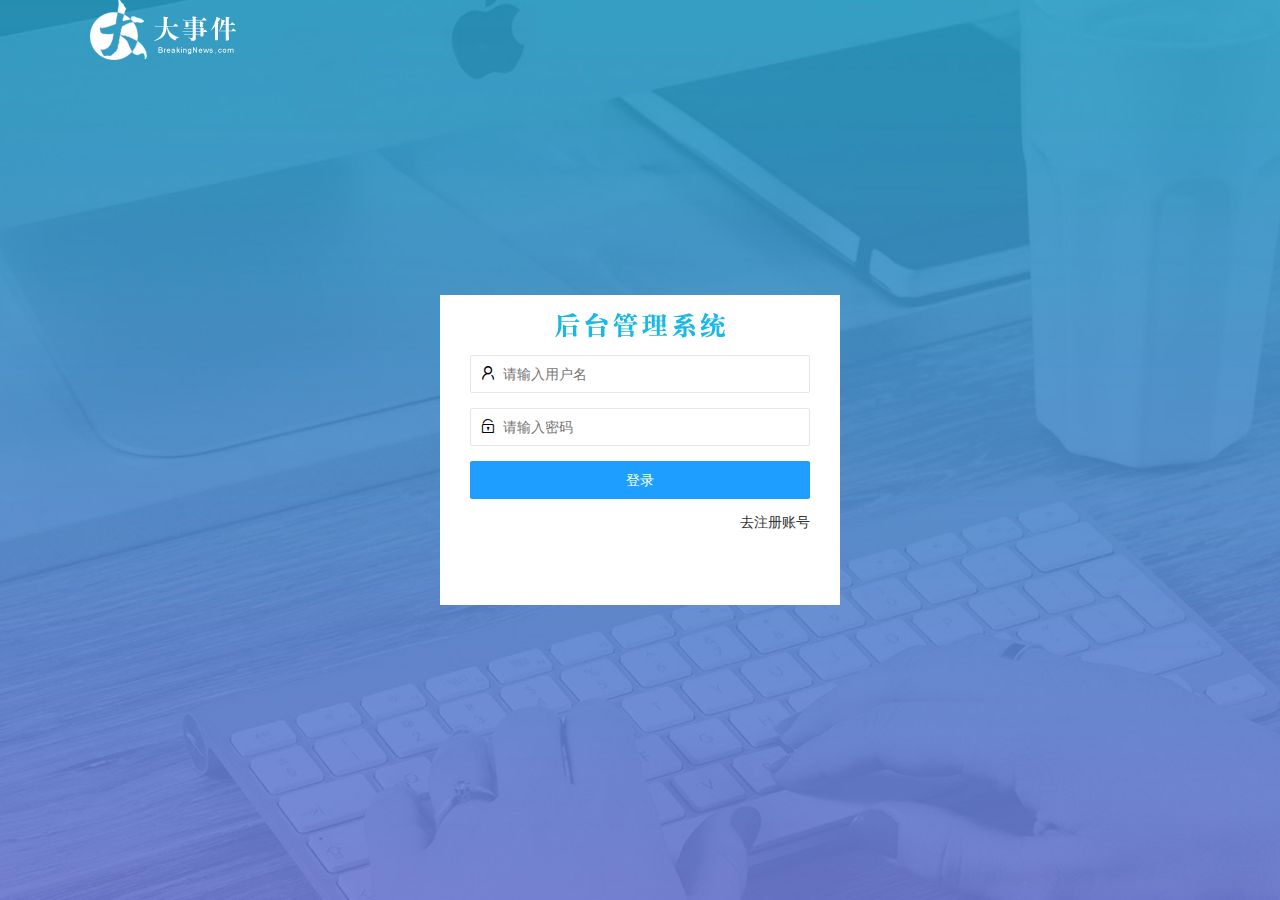
<file: login.html>
<!DOCTYPE html>
<html lang="en">

<head>
    <meta charset="UTF-8">
    <meta name="viewport" content="width=device-width, initial-scale=1.0">
    <title>大事件 登录与注册</title>
    <!-- 引入 layui样式表 -->
    <link rel="stylesheet" href="/assets/lib/layui/css/layui.css">
    <!-- 引入 login样式 -->
    <link rel="stylesheet" href="/assets/css/login.css">
</head>

<body>
    <!-- 顶部logo模块 -->
    <div class="layui-main">
        <img src="/assets/images/logo.png" alt="">
    </div>
    <div class="loginAndRegBox">
        <div class="titleBox"></div>
        <div class="login-box">
            <form class="layui-form" id="form_login">
                <div class="layui-form-item">
                    <i class="layui-icon layui-icon-username"></i>
                    <input type="text" name="username" required lay-verify="required" placeholder="请输入用户名"
                        autocomplete="off" class="layui-input">
                </div>
                <div class="layui-form-item">
                    <i class="layui-icon layui-icon-password"></i>
                    <input type="text" name="password" required lay-verify="required" placeholder="请输入密码"
                        autocomplete="off" class="layui-input">
                </div>
                <div class="layui-form-item">
                    <button class="layui-btn layui-btn-fluid layui-btn-normal" lay-submit>登录</button>
                </div>
                <div class="layui-form-item links">
                    <a href="javascript:;" id="link_reg">去注册账号</a>
                </div>
            </form>
        </div>
        <div class="reg-box" style="display: none;">
            <form class="layui-form" id="form_reg">
                <div class="layui-form-item">
                    <i class="layui-icon layui-icon-username"></i>
                    <input type="text" name="username" required lay-verify="required" placeholder="请输入用户名"
                        autocomplete="off" class="layui-input">
                </div>
                <div class="layui-form-item">
                    <i class="layui-icon layui-icon-password"></i>
                    <input type="text" name="password" required lay-verify="required|pwd" placeholder="请输入密码"
                        autocomplete="off" class="layui-input">
                </div>
                <div class="layui-form-item">
                    <i class="layui-icon layui-icon-password"></i>
                    <input type="text" name="repassword" required lay-verify="required|pwd|rePwd" placeholder="再次确认密码"
                        autocomplete="off" class="layui-input">
                </div>
                <div class="layui-form-item">
                    <button class="layui-btn layui-btn-fluid layui-btn-normal" lay-submit>注册</button>
                </div>
                <div class="layui-form-item links">
                    <a href="javascript:;" id="link_login">去登录</a>
                </div>
            </form>

        </div>

    </div>
    <!-- 引入 jQuery脚本 -->
    <script src="/assets/lib/jquery.js"></script>
    <!-- 引入 layui脚本 -->
    <script src="/assets/lib/layui/layui.all.js"></script>
    <!-- 引入 webAPI脚本 -->
    <script src="/assets/js/webAPI.js"></script>
    <!-- 引入  login脚本-->
    <script src="/assets/js/login.js"></script>
</body>

</html>
</file>
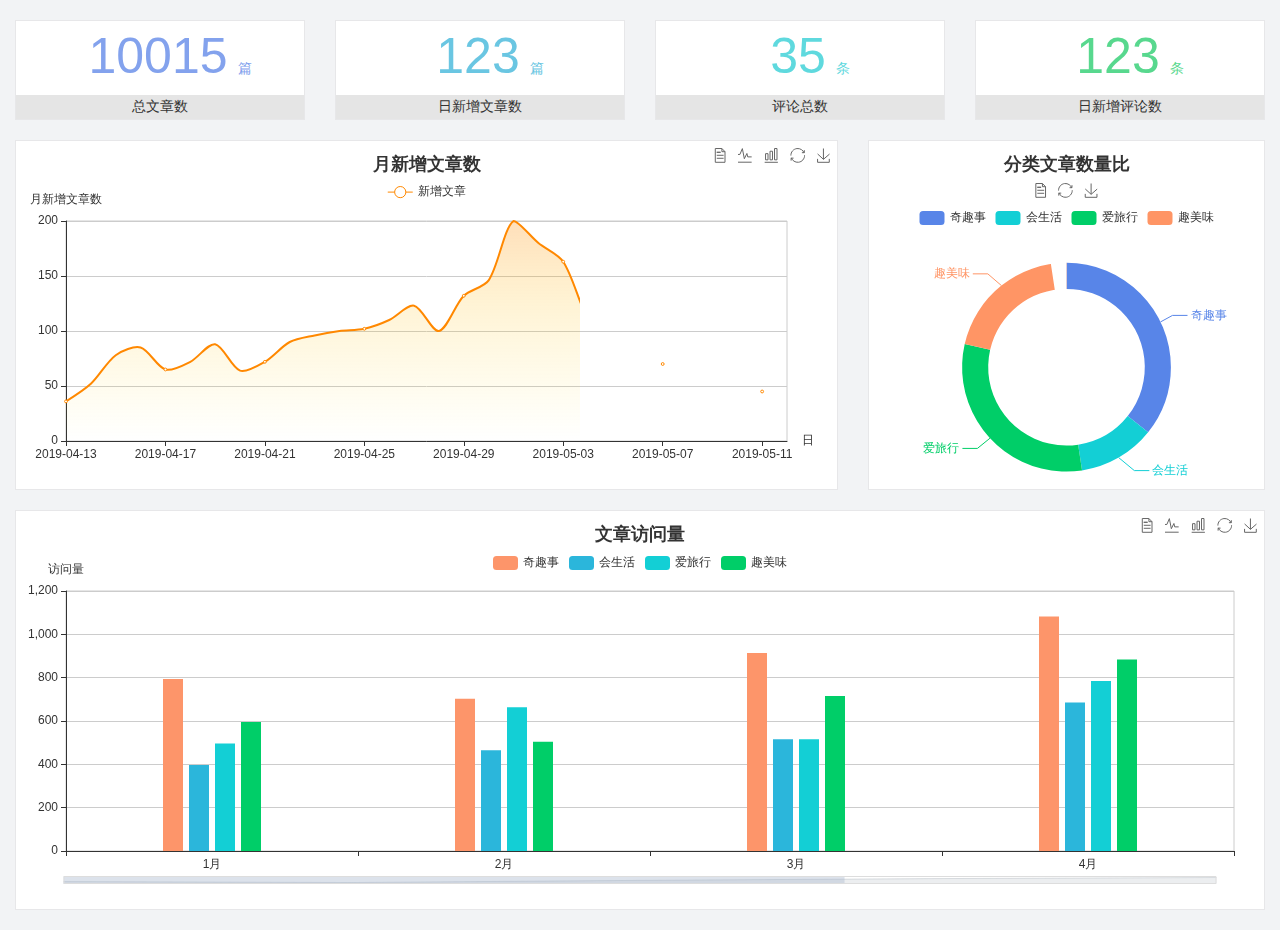
<file: home/dashboard.html>
<!DOCTYPE html>
<html lang="en">

<head>
  <meta charset="UTF-8">
  <meta name="viewport" content="width=device-width, initial-scale=1.0">
  <meta http-equiv="X-UA-Compatible" content="ie=edge">
  <title>图表统计</title>
  <link rel="stylesheet" href="../assets/lib/bootstrap.css" />
  <link rel="stylesheet" href="../assets/lib/main.css" />
  <script src="../assets/lib/jquery.js"></script>
  <script type="text/javascript" src="../assets/lib/echarts.min.js"></script>
</head>

<body>
  <div class="container-fluid">
    <div class="row spannel_list">
      <div class="col-sm-3 col-xs-6">
        <div class="spannel">
          <em>10015</em><span>篇</span>
          <b>总文章数</b>
        </div>
      </div>
      <div class="col-sm-3 col-xs-6">
        <div class="spannel scolor01">
          <em>123</em><span>篇</span>
          <b>日新增文章数</b>
        </div>
      </div>
      <div class="col-sm-3 col-xs-6">
        <div class="spannel scolor02">
          <em>35</em><span>条</span>
          <b>评论总数</b>
        </div>
      </div>
      <div class="col-sm-3 col-xs-6">
        <div class="spannel scolor03">
          <em>123</em><span>条</span>
          <b>日新增评论数</b>
        </div>
      </div>
    </div>
  </div>

  <div class="container-fluid">
    <div class="row curve-pie">
      <div class="col-lg-8 col-md-8">
        <div class="gragh_pannel" id="curve_show"></div>
      </div>
      <div class="col-lg-4 col-md-4">
        <div class="gragh_pannel" id="pie_show"></div>
      </div>
    </div>
  </div>

  <div class="container-fluid">
    <div class="column_pannel" id="column_show"></div>
  </div>

  <script>
    var oChart = echarts.init(document.getElementById('curve_show'));
    var aList_all = [
      { 'count': 36, 'date': '2019-04-13' },
      { 'count': 52, 'date': '2019-04-14' },
      { 'count': 78, 'date': '2019-04-15' },
      { 'count': 85, 'date': '2019-04-16' },
      { 'count': 65, 'date': '2019-04-17' },
      { 'count': 72, 'date': '2019-04-18' },
      { 'count': 88, 'date': '2019-04-19' },
      { 'count': 64, 'date': '2019-04-20' },
      { 'count': 72, 'date': '2019-04-21' },
      { 'count': 90, 'date': '2019-04-22' },
      { 'count': 96, 'date': '2019-04-23' },
      { 'count': 100, 'date': '2019-04-24' },
      { 'count': 102, 'date': '2019-04-25' },
      { 'count': 110, 'date': '2019-04-26' },
      { 'count': 123, 'date': '2019-04-27' },
      { 'count': 100, 'date': '2019-04-28' },
      { 'count': 132, 'date': '2019-04-29' },
      { 'count': 146, 'date': '2019-04-30' },
      { 'count': 200, 'date': '2019-05-01' },
      { 'count': 180, 'date': '2019-05-02' },
      { 'count': 163, 'date': '2019-05-03' },
      { 'count': 110, 'date': '2019-05-04' },
      { 'count': 80, 'date': '2019-05-05' },
      { 'count': 82, 'date': '2019-05-06' },
      { 'count': 70, 'date': '2019-05-07' },
      { 'count': 65, 'date': '2019-05-08' },
      { 'count': 54, 'date': '2019-05-09' },
      { 'count': 40, 'date': '2019-05-10' },
      { 'count': 45, 'date': '2019-05-11' },
      { 'count': 38, 'date': '2019-05-12' },
    ];

    let aCount = [];
    let aDate = [];

    for (var i = 0; i < aList_all.length; i++) {
      aCount.push(aList_all[i].count);
      aDate.push(aList_all[i].date);
    }

    var chartopt = {
      title: {
        text: '月新增文章数',
        left: 'center',
        top: '10'
      },
      tooltip: {
        trigger: 'axis'
      },
      legend: {
        data: ['新增文章'],
        top: '40'
      },
      toolbox: {
        show: true,
        feature: {
          mark: { show: true },
          dataView: { show: true, readOnly: false },
          magicType: { show: true, type: ['line', 'bar'] },
          restore: { show: true },
          saveAsImage: { show: true }
        }
      },
      calculable: true,
      xAxis: [
        {
          name: '日',
          type: 'category',
          boundaryGap: false,
          data: aDate
        }
      ],
      yAxis: [
        {
          name: '月新增文章数',
          type: 'value'
        }
      ],
      series: [
        {
          name: '新增文章',
          type: 'line',
          smooth: true,
          itemStyle: { normal: { areaStyle: { type: 'default' }, color: '#f80' }, lineStyle: { color: '#f80' } },
          data: aCount
        }],
      areaStyle: {
        normal: {
          color: new echarts.graphic.LinearGradient(0, 0, 0, 1, [{
            offset: 0,
            color: 'rgba(255,136,0,0.39)'
          }, {
            offset: .34,
            color: 'rgba(255,180,0,0.25)'
          }, {
            offset: 1,
            color: 'rgba(255,222,0,0.00)'
          }])

        }
      },
      grid: {
        show: true,
        x: 50,
        x2: 50,
        y: 80,
        height: 220
      }
    };

    oChart.setOption(chartopt);


    var oPie = echarts.init(document.getElementById('pie_show'));
    var oPieopt =
    {
      title: {
        top: 10,
        text: '分类文章数量比',
        x: 'center'
      },
      tooltip: {
        trigger: 'item',
        formatter: "{a} <br/>{b} : {c} ({d}%)"
      },
      color: ['#5885e8', '#13cfd5', '#00ce68', '#ff9565'],
      legend: {
        x: 'center',
        top: 65,
        data: ['奇趣事', '会生活', '爱旅行', '趣美味']
      },
      toolbox: {
        show: true,
        x: 'center',
        top: 35,
        feature: {
          mark: { show: true },
          dataView: { show: true, readOnly: false },
          magicType: {
            show: true,
            type: ['pie', 'funnel'],
            option: {
              funnel: {
                x: '25%',
                width: '50%',
                funnelAlign: 'left',
                max: 1548
              }
            }
          },
          restore: { show: true },
          saveAsImage: { show: true }
        }
      },
      calculable: true,
      series: [
        {
          name: '访问来源',
          type: 'pie',
          radius: ['45%', '60%'],
          center: ['50%', '65%'],
          data: [
            { value: 300, name: '奇趣事' },
            { value: 100, name: '会生活' },
            { value: 260, name: '爱旅行' },
            { value: 180, name: '趣美味' }
          ]
        }
      ]
    };
    oPie.setOption(oPieopt);



    var oColumn = this.echarts.init(document.getElementById('column_show'));
    var oColumnopt =
    {
      title: {
        text: '文章访问量',
        left: 'center',
        top: '10'
      },
      tooltip: {
        trigger: 'axis'
      },
      legend: {
        data: ['奇趣事', '会生活', '爱旅行', '趣美味'],
        top: '40'
      },
      toolbox: {
        show: true,
        feature: {
          mark: { show: true },
          dataView: { show: true, readOnly: false },
          magicType: { show: true, type: ['line', 'bar'] },
          restore: { show: true },
          saveAsImage: { show: true }
        }
      },
      calculable: true,
      xAxis: [
        {
          type: 'category',
          data: ['1月', '2月', '3月', '4月', '5月']
        }
      ],
      yAxis: [
        {
          name: '访问量',
          type: 'value'
        }
      ],
      series: [
        {
          name: '奇趣事',
          type: 'bar',
          barWidth: 20,
          itemStyle: {
            normal: { areaStyle: { type: 'default' }, color: '#fd956a' }
          },
          data: [800, 708, 920, 1090, 1200]
        },
        {
          name: '会生活',
          type: 'bar',
          barWidth: 20,
          itemStyle: {
            normal: { areaStyle: { type: 'default' }, color: '#2bb6db' }
          },
          data: [400, 468, 520, 690, 800]
        },
        {
          name: '爱旅行',
          type: 'bar',
          barWidth: 20,
          itemStyle: {
            normal: { areaStyle: { type: 'default' }, color: '#13cfd5' }
          },
          data: [500, 668, 520, 790, 900]
        },
        {
          name: '趣美味',
          type: 'bar',
          barWidth: 20,
          itemStyle: {
            normal: { areaStyle: { type: 'default' }, color: '#00ce68' }
          },
          data: [600, 508, 720, 890, 1000]
        }
      ],
      grid: {
        show: true,
        x: 50,
        x2: 30,
        y: 80,
        height: 260
      },
      dataZoom: [//给x轴设置滚动条
        {
          start: 0,//默认为0
          end: 100 - 1000 / 31,//默认为100
          type: 'slider',
          show: true,
          xAxisIndex: [0],
          handleSize: 0,//滑动条的 左右2个滑动条的大小
          height: 8,//组件高度
          left: 45, //左边的距离
          right: 50,//右边的距离
          bottom: 26,//右边的距离
          handleColor: '#ddd',//h滑动图标的颜色
          handleStyle: {
            borderColor: "#cacaca",
            borderWidth: "1",
            shadowBlur: 2,
            background: "#ddd",
            shadowColor: "#ddd",
          }
        }]
    };
    oColumn.setOption(oColumnopt);
  </script>
</body>

</html>
</file>
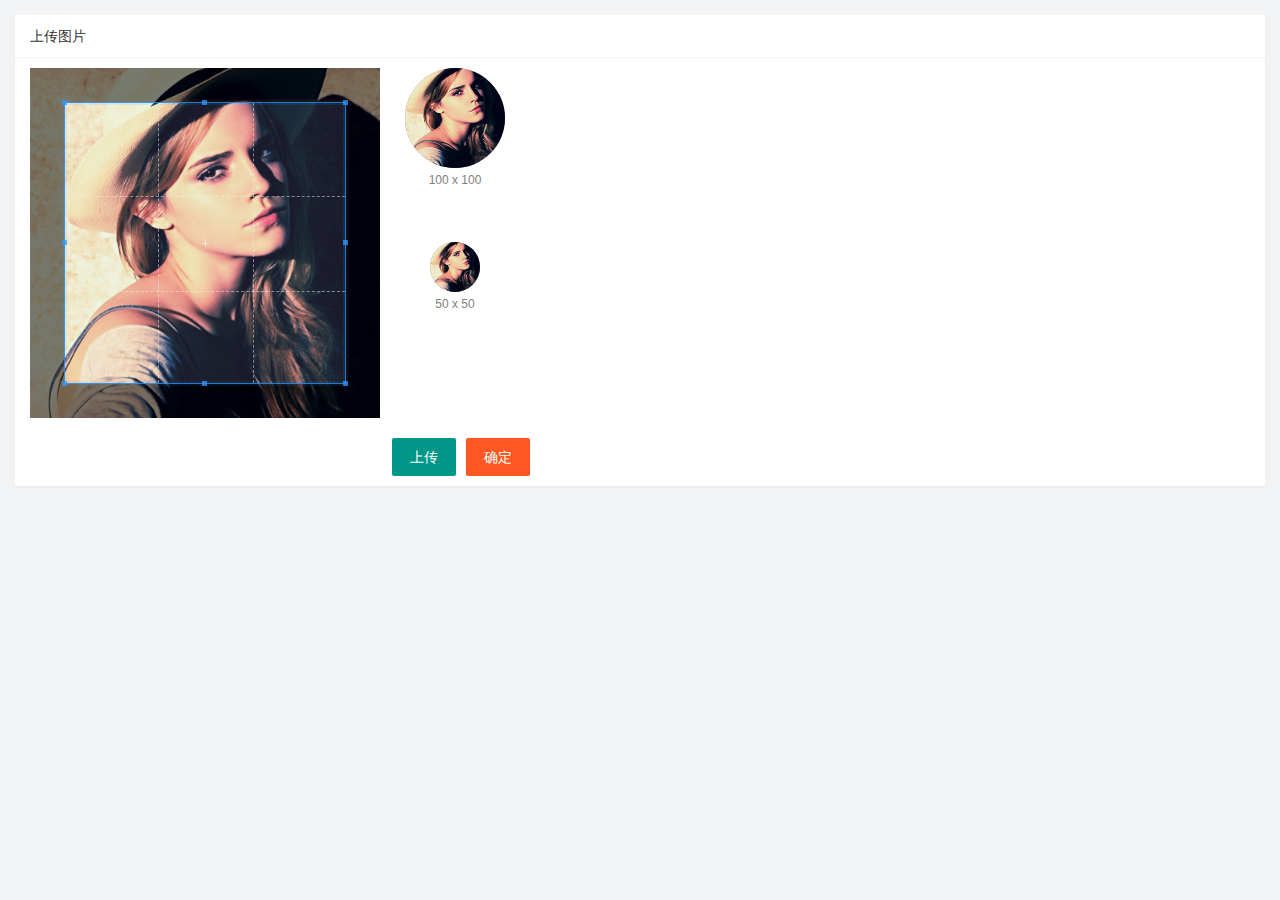
<file: user/user_avatar.html>
<!DOCTYPE html>
<html lang="en">

<head>
    <meta charset="UTF-8">
    <meta name="viewport" content="width=device-width, initial-scale=1.0">
    <title>Document</title>
    <link rel="stylesheet" href="/assets/lib/cropper/cropper.css" />
    <!-- 引入 layui样式表 -->
    <link rel="stylesheet" href="/assets/lib/layui/css/layui.css">
    <!-- 引入 user_avatar样式 -->
    <link rel="stylesheet" href="/assets/css/user/user_avatar.css">
</head>

<body>
    <div class="layui-card">
        <div class="layui-card-header">上传图片</div>
        <div class="layui-card-body">
            <!-- 第一行的图片裁剪和预览区域 -->
            <div class="row1">
                <!-- 图片裁剪区域 -->
                <div class="cropper-box">
                    <!-- 这个 img 标签很重要，将来会把它初始化为裁剪区域 -->
                    <img id="image" src="/assets/images/sample.jpg" />
                </div>
                <!-- 图片的预览区域 -->
                <div class="preview-box">
                    <div>
                        <!-- 宽高为 100px 的预览区域 -->
                        <div class="img-preview w100"></div>
                        <p class="size">100 x 100</p>
                    </div>
                    <div>
                        <!-- 宽高为 50px 的预览区域 -->
                        <div class="img-preview w50"></div>
                        <p class="size">50 x 50</p>
                    </div>
                </div>
            </div>
            <!-- 第二行的按钮区域 -->
            <div class="row2">
                <input type="file" id="file" accept="image/png,image/jpeg" />
                <button type="button" class="layui-btn" id="btnChooseImage">上传</button>
                <button type="button" class="layui-btn layui-btn-danger" id="btnUpload">确定</button>
            </div>
        </div>
    </div>

    <!-- 引入 jQuery脚本 -->
    <script src="/assets/lib/jquery.js"></script>
    <!-- 引入 layui脚本 -->
    <script src="/assets/lib/cropper/Cropper.js"></script>
    <script src="/assets/lib/cropper/jquery-cropper.js"></script>
    <script src="/assets/lib/layui/layui.all.js"></script>
    <!-- 引入 webAPI脚本 -->
    <script src="/assets/js/webAPI.js"></script>
    <!-- 引入  user_avatar脚本-->
    <script src="/assets/js/user/user_avatar.js"></script>
</body>

</html>
</file>
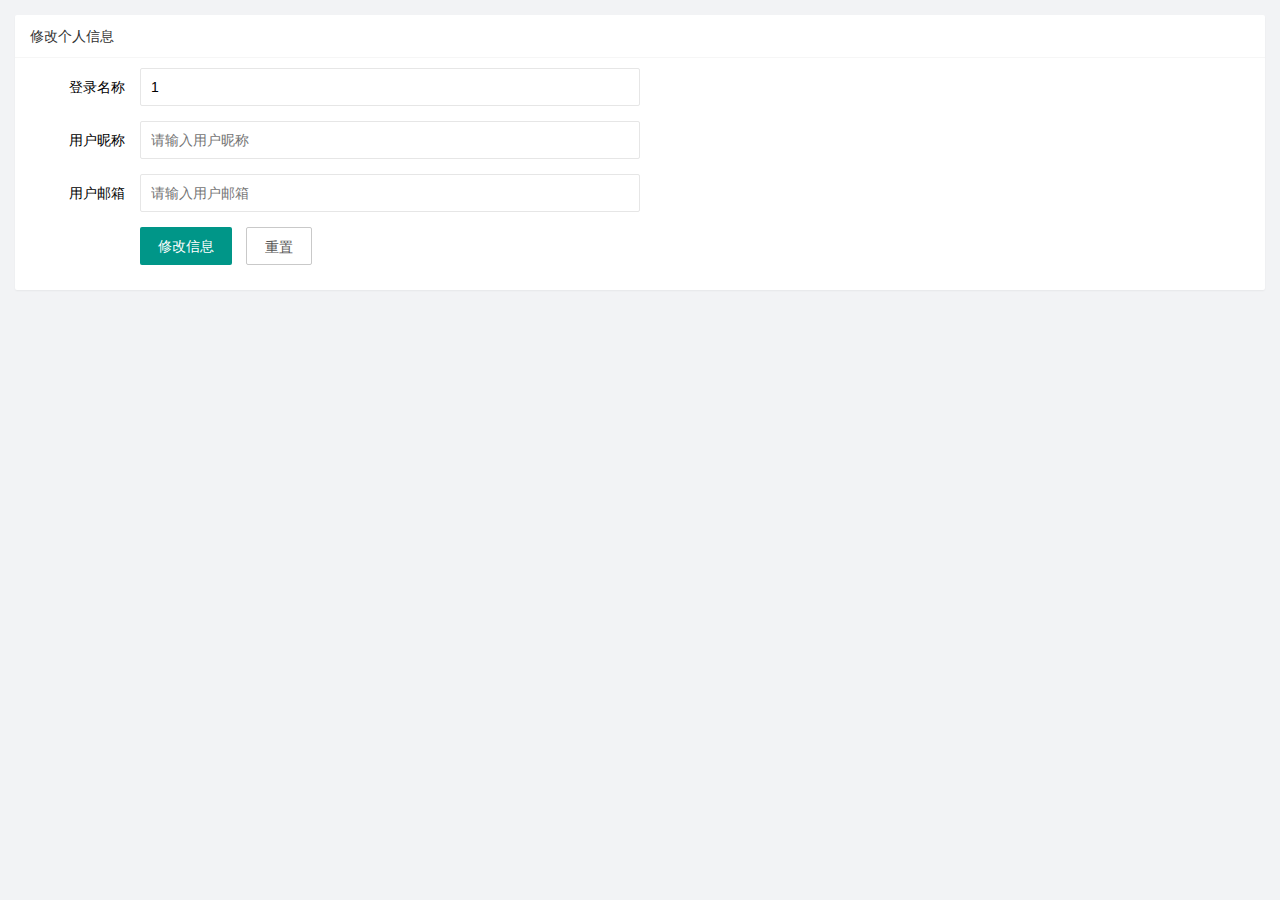
<file: user/user_info.html>
<!DOCTYPE html>
<html lang="en">

<head>
    <meta charset="UTF-8">
    <meta name="viewport" content="width=device-width, initial-scale=1.0">
    <title>Document</title>
    <!-- 引入 layui样式表 -->
    <link rel="stylesheet" href="/assets/lib/layui/css/layui.css">
    <!-- 引入 user_info样式 -->
    <link rel="stylesheet" href="/assets/css/user/user_info.css">
</head>

<body>
    <div class="layui-card">
        <div class="layui-card-header">修改个人信息</div>
        <div class="layui-card-body">
            <form class="layui-form" lay-filter="formUserInfo">
                <input type="hidden" name="id">
                <div class="layui-form-item">
                    <label class="layui-form-label">登录名称</label>
                    <div class="layui-input-block">
                        <input type="text" name="username" value="1" readonly required lay-verify="required"
                            placeholder="请输入登录名称" autocomplete="off" class="layui-input">
                    </div>
                </div>
                <div class="layui-form-item">
                    <label class="layui-form-label">用户昵称</label>
                    <div class="layui-input-block">
                        <input type="text" name="nickname" required lay-verify="required|nickname" placeholder="请输入用户昵称"
                            autocomplete="off" class="layui-input">
                    </div>
                </div>
                <div class="layui-form-item">
                    <label class="layui-form-label">用户邮箱</label>
                    <div class="layui-input-block">
                        <input type="text" name="email" required lay-verify="required|email" placeholder="请输入用户邮箱"
                            autocomplete="off" class="layui-input">
                    </div>
                </div>
                <div class="layui-form-item">
                    <div class="layui-input-block">
                        <button class="layui-btn" lay-submit lay-filter="formDemo">修改信息</button>
                        <button type="reset" class="layui-btn layui-btn-primary"id="btnReset">重置</button>
                    </div>
                </div>
            </form>
        </div>
    </div>
    <!-- 引入 jQuery脚本 -->
    <script src="/assets/lib/jquery.js"></script>
    <!-- 引入 layui脚本 -->
    <script src="/assets/lib/layui/layui.all.js"></script>
    <!-- 引入 webAPI脚本 -->
    <script src="/assets/js/webAPI.js"></script>
    <!-- 引入  user_info脚本-->
    <script src="/assets/js/user/user_info.js"></script>
</body>

</html>
</file>
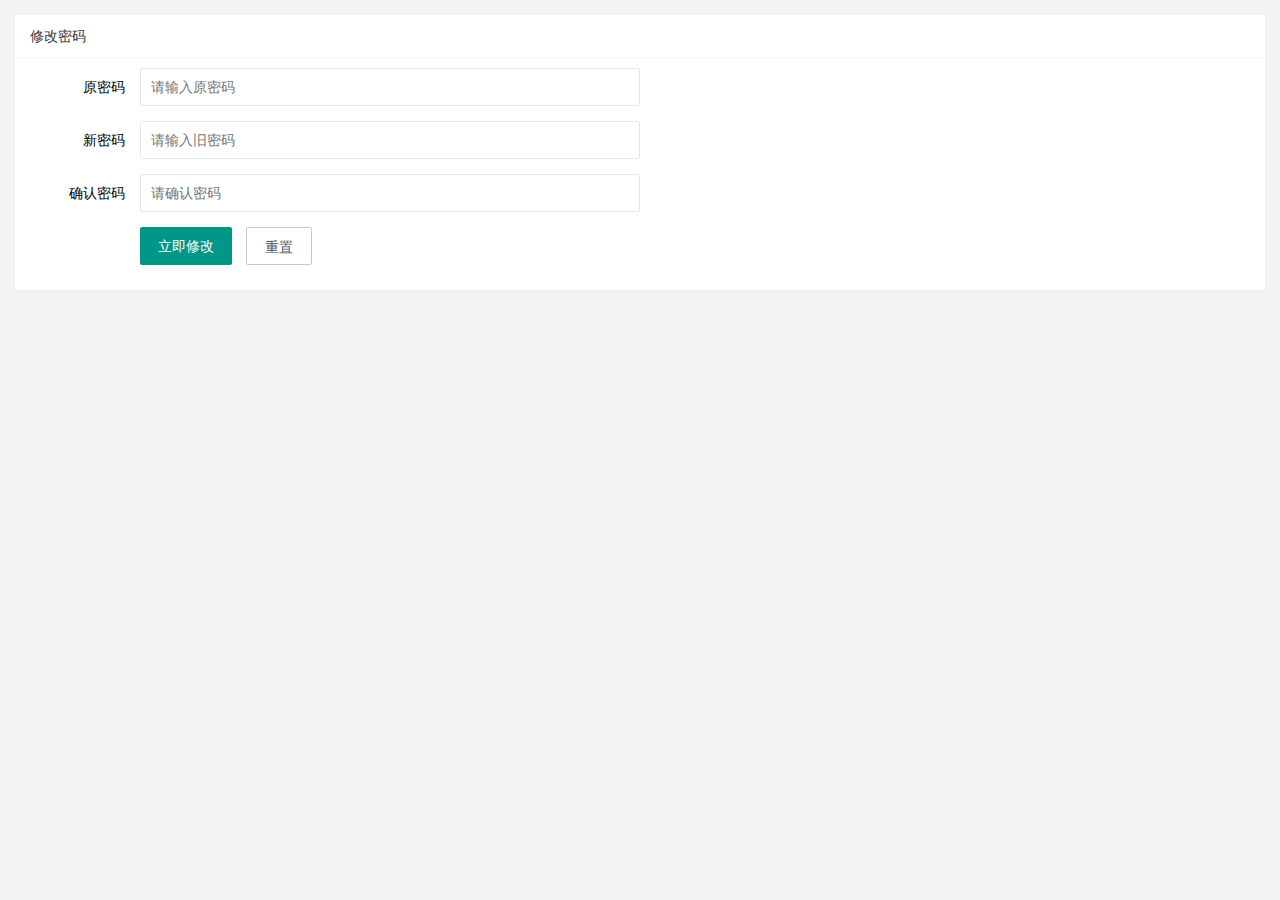
<file: user/user_pwd.html>
<!DOCTYPE html>
<html lang="en">

<head>
    <meta charset="UTF-8">
    <meta name="viewport" content="width=device-width, initial-scale=1.0">
    <title>Document</title>
    <!-- 引入 layui样式表 -->
    <link rel="stylesheet" href="/assets/lib/layui/css/layui.css">
    <!-- 引入 user_pwd样式 -->
    <link rel="stylesheet" href="/assets/css/user/user_pwd.css">
</head>

<body>
    <div class="layui-card">
        <div class="layui-card-header">修改密码</div>
        <div class="layui-card-body">
            <form class="layui-form" >
                <div class="layui-form-item">
                    <label class="layui-form-label">原密码</label>
                    <div class="layui-input-block">
                        <input type="text" name="oldPwd" required lay-verify="required|pwd" placeholder="请输入原密码"
                            autocomplete="off" class="layui-input">
                    </div>
                </div>
                <div class="layui-form-item">
                    <label class="layui-form-label">新密码</label>
                    <div class="layui-input-block">
                        <input type="text" name="newPwd" required lay-verify="required|pwd|samePwd" placeholder="请输入旧密码"
                            autocomplete="off" class="layui-input">
                    </div>
                </div>
                <div class="layui-form-item">
                    <label class="layui-form-label">确认密码</label>
                    <div class="layui-input-block">
                        <input type="text" name="rePwd" required lay-verify="required|pwd|rePwd" placeholder="请确认密码"
                            autocomplete="off" class="layui-input">
                    </div>
                </div>
                <div class="layui-form-item">
                    <div class="layui-input-block">
                        <button class="layui-btn" lay-submit lay-filter="formDemo">立即修改</button>
                        <button type="reset" class="layui-btn layui-btn-primary">重置</button>
                    </div>
                </div>
            </form>
        </div>
    </div>
    <!-- 引入 jQuery脚本 -->
    <script src="/assets/lib/jquery.js"></script>
    <!-- 引入 layui脚本 -->
    <script src="/assets/lib/layui/layui.all.js"></script>
    <!-- 引入 webAPI脚本 -->
    <script src="/assets/js/webAPI.js"></script>
    <!-- 引入  user_pwd脚本-->
    <script src="/assets/js/user/user_pwd.js"></script>
</body>

</html>
</file>
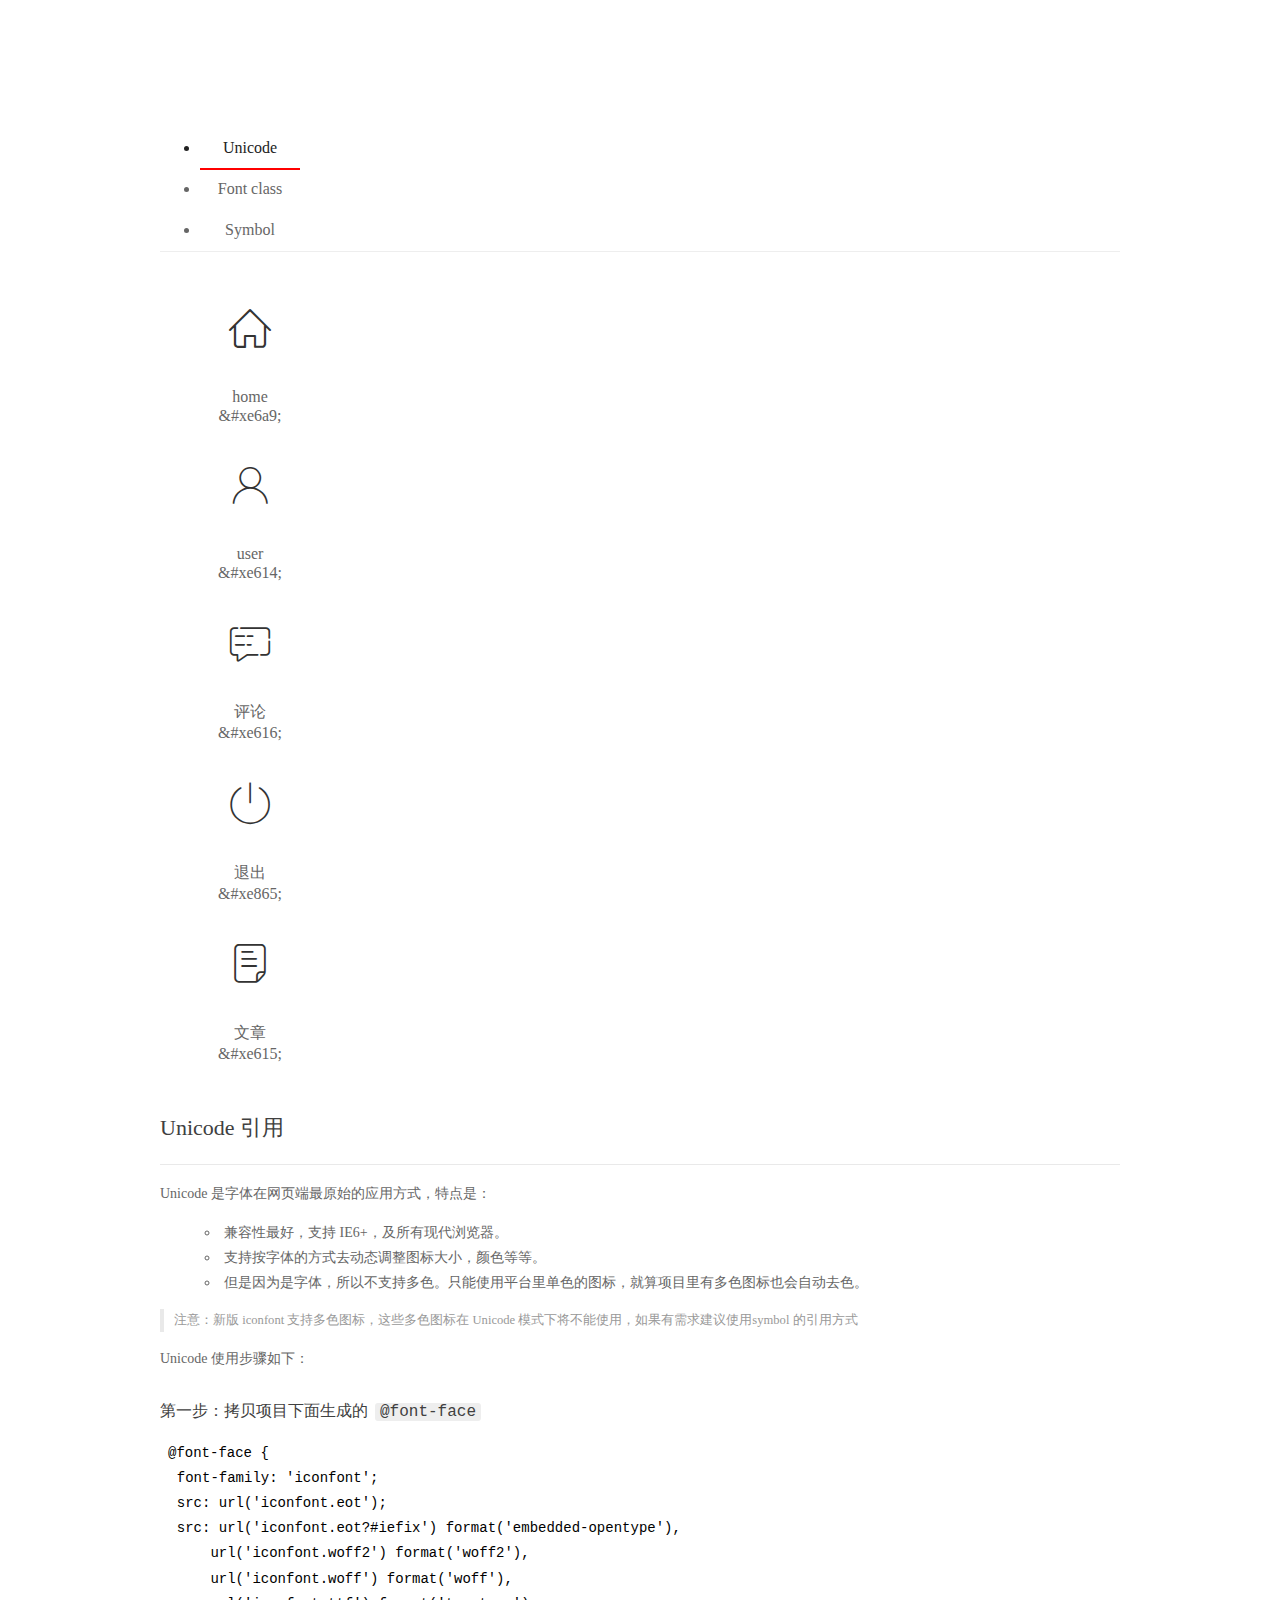
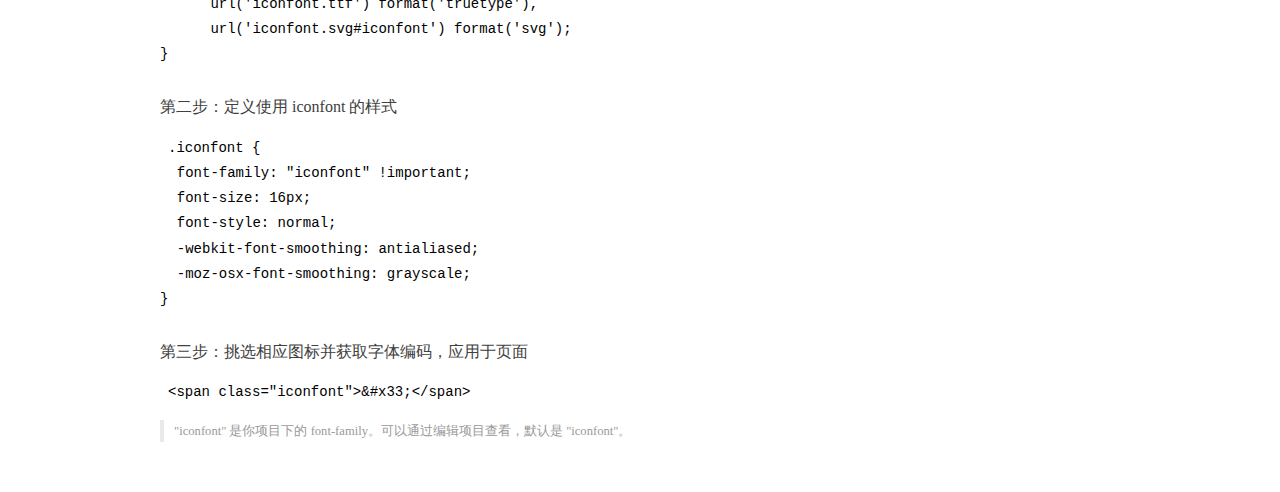
<file: assets/fonts/demo_index.html>
<!DOCTYPE html>
<html>
<head>
  <meta charset="utf-8"/>
  <title>IconFont Demo</title>
  <link rel="shortcut icon" href="https://gtms04.alicdn.com/tps/i4/TB1_oz6GVXXXXaFXpXXJDFnIXXX-64-64.ico" type="image/x-icon"/>
  <link rel="stylesheet" href="https://g.alicdn.com/thx/cube/1.3.2/cube.min.css">
  <link rel="stylesheet" href="demo.css">
  <link rel="stylesheet" href="iconfont.css">
  <script src="iconfont.js"></script>
  <!-- jQuery -->
  <script src="https://a1.alicdn.com/oss/uploads/2018/12/26/7bfddb60-08e8-11e9-9b04-53e73bb6408b.js"></script>
  <!-- 代码高亮 -->
  <script src="https://a1.alicdn.com/oss/uploads/2018/12/26/a3f714d0-08e6-11e9-8a15-ebf944d7534c.js"></script>
</head>
<body>
  <div class="main">
    <h1 class="logo"><a href="https://www.iconfont.cn/" title="iconfont 首页" target="_blank">&#xe86b;</a></h1>
    <div class="nav-tabs">
      <ul id="tabs" class="dib-box">
        <li class="dib active"><span>Unicode</span></li>
        <li class="dib"><span>Font class</span></li>
        <li class="dib"><span>Symbol</span></li>
      </ul>
      
    </div>
    <div class="tab-container">
      <div class="content unicode" style="display: block;">
          <ul class="icon_lists dib-box">
          
            <li class="dib">
              <span class="icon iconfont">&#xe6a9;</span>
                <div class="name">home</div>
                <div class="code-name">&amp;#xe6a9;</div>
              </li>
          
            <li class="dib">
              <span class="icon iconfont">&#xe614;</span>
                <div class="name">user</div>
                <div class="code-name">&amp;#xe614;</div>
              </li>
          
            <li class="dib">
              <span class="icon iconfont">&#xe616;</span>
                <div class="name">评论</div>
                <div class="code-name">&amp;#xe616;</div>
              </li>
          
            <li class="dib">
              <span class="icon iconfont">&#xe865;</span>
                <div class="name">退出</div>
                <div class="code-name">&amp;#xe865;</div>
              </li>
          
            <li class="dib">
              <span class="icon iconfont">&#xe615;</span>
                <div class="name">文章</div>
                <div class="code-name">&amp;#xe615;</div>
              </li>
          
          </ul>
          <div class="article markdown">
          <h2 id="unicode-">Unicode 引用</h2>
          <hr>

          <p>Unicode 是字体在网页端最原始的应用方式，特点是：</p>
          <ul>
            <li>兼容性最好，支持 IE6+，及所有现代浏览器。</li>
            <li>支持按字体的方式去动态调整图标大小，颜色等等。</li>
            <li>但是因为是字体，所以不支持多色。只能使用平台里单色的图标，就算项目里有多色图标也会自动去色。</li>
          </ul>
          <blockquote>
            <p>注意：新版 iconfont 支持多色图标，这些多色图标在 Unicode 模式下将不能使用，如果有需求建议使用symbol 的引用方式</p>
          </blockquote>
          <p>Unicode 使用步骤如下：</p>
          <h3 id="-font-face">第一步：拷贝项目下面生成的 <code>@font-face</code></h3>
<pre><code class="language-css"
>@font-face {
  font-family: 'iconfont';
  src: url('iconfont.eot');
  src: url('iconfont.eot?#iefix') format('embedded-opentype'),
      url('iconfont.woff2') format('woff2'),
      url('iconfont.woff') format('woff'),
      url('iconfont.ttf') format('truetype'),
      url('iconfont.svg#iconfont') format('svg');
}
</code></pre>
          <h3 id="-iconfont-">第二步：定义使用 iconfont 的样式</h3>
<pre><code class="language-css"
>.iconfont {
  font-family: "iconfont" !important;
  font-size: 16px;
  font-style: normal;
  -webkit-font-smoothing: antialiased;
  -moz-osx-font-smoothing: grayscale;
}
</code></pre>
          <h3 id="-">第三步：挑选相应图标并获取字体编码，应用于页面</h3>
<pre>
<code class="language-html"
>&lt;span class="iconfont"&gt;&amp;#x33;&lt;/span&gt;
</code></pre>
          <blockquote>
            <p>"iconfont" 是你项目下的 font-family。可以通过编辑项目查看，默认是 "iconfont"。</p>
          </blockquote>
          </div>
      </div>
      <div class="content font-class">
        <ul class="icon_lists dib-box">
          
          <li class="dib">
            <span class="icon iconfont icon-home"></span>
            <div class="name">
              home
            </div>
            <div class="code-name">.icon-home
            </div>
          </li>
          
          <li class="dib">
            <span class="icon iconfont icon-user"></span>
            <div class="name">
              user
            </div>
            <div class="code-name">.icon-user
            </div>
          </li>
          
          <li class="dib">
            <span class="icon iconfont icon-pinglun"></span>
            <div class="name">
              评论
            </div>
            <div class="code-name">.icon-pinglun
            </div>
          </li>
          
          <li class="dib">
            <span class="icon iconfont icon-tuichu"></span>
            <div class="name">
              退出
            </div>
            <div class="code-name">.icon-tuichu
            </div>
          </li>
          
          <li class="dib">
            <span class="icon iconfont icon-16"></span>
            <div class="name">
              文章
            </div>
            <div class="code-name">.icon-16
            </div>
          </li>
          
        </ul>
        <div class="article markdown">
        <h2 id="font-class-">font-class 引用</h2>
        <hr>

        <p>font-class 是 Unicode 使用方式的一种变种，主要是解决 Unicode 书写不直观，语意不明确的问题。</p>
        <p>与 Unicode 使用方式相比，具有如下特点：</p>
        <ul>
          <li>兼容性良好，支持 IE8+，及所有现代浏览器。</li>
          <li>相比于 Unicode 语意明确，书写更直观。可以很容易分辨这个 icon 是什么。</li>
          <li>因为使用 class 来定义图标，所以当要替换图标时，只需要修改 class 里面的 Unicode 引用。</li>
          <li>不过因为本质上还是使用的字体，所以多色图标还是不支持的。</li>
        </ul>
        <p>使用步骤如下：</p>
        <h3 id="-fontclass-">第一步：引入项目下面生成的 fontclass 代码：</h3>
<pre><code class="language-html">&lt;link rel="stylesheet" href="./iconfont.css"&gt;
</code></pre>
        <h3 id="-">第二步：挑选相应图标并获取类名，应用于页面：</h3>
<pre><code class="language-html">&lt;span class="iconfont icon-xxx"&gt;&lt;/span&gt;
</code></pre>
        <blockquote>
          <p>"
            iconfont" 是你项目下的 font-family。可以通过编辑项目查看，默认是 "iconfont"。</p>
        </blockquote>
      </div>
      </div>
      <div class="content symbol">
          <ul class="icon_lists dib-box">
          
            <li class="dib">
                <svg class="icon svg-icon" aria-hidden="true">
                  <use xlink:href="#icon-home"></use>
                </svg>
                <div class="name">home</div>
                <div class="code-name">#icon-home</div>
            </li>
          
            <li class="dib">
                <svg class="icon svg-icon" aria-hidden="true">
                  <use xlink:href="#icon-user"></use>
                </svg>
                <div class="name">user</div>
                <div class="code-name">#icon-user</div>
            </li>
          
            <li class="dib">
                <svg class="icon svg-icon" aria-hidden="true">
                  <use xlink:href="#icon-pinglun"></use>
                </svg>
                <div class="name">评论</div>
                <div class="code-name">#icon-pinglun</div>
            </li>
          
            <li class="dib">
                <svg class="icon svg-icon" aria-hidden="true">
                  <use xlink:href="#icon-tuichu"></use>
                </svg>
                <div class="name">退出</div>
                <div class="code-name">#icon-tuichu</div>
            </li>
          
            <li class="dib">
                <svg class="icon svg-icon" aria-hidden="true">
                  <use xlink:href="#icon-16"></use>
                </svg>
                <div class="name">文章</div>
                <div class="code-name">#icon-16</div>
            </li>
          
          </ul>
          <div class="article markdown">
          <h2 id="symbol-">Symbol 引用</h2>
          <hr>

          <p>这是一种全新的使用方式，应该说这才是未来的主流，也是平台目前推荐的用法。相关介绍可以参考这篇<a href="">文章</a>
            这种用法其实是做了一个 SVG 的集合，与另外两种相比具有如下特点：</p>
          <ul>
            <li>支持多色图标了，不再受单色限制。</li>
            <li>通过一些技巧，支持像字体那样，通过 <code>font-size</code>, <code>color</code> 来调整样式。</li>
            <li>兼容性较差，支持 IE9+，及现代浏览器。</li>
            <li>浏览器渲染 SVG 的性能一般，还不如 png。</li>
          </ul>
          <p>使用步骤如下：</p>
          <h3 id="-symbol-">第一步：引入项目下面生成的 symbol 代码：</h3>
<pre><code class="language-html">&lt;script src="./iconfont.js"&gt;&lt;/script&gt;
</code></pre>
          <h3 id="-css-">第二步：加入通用 CSS 代码（引入一次就行）：</h3>
<pre><code class="language-html">&lt;style&gt;
.icon {
  width: 1em;
  height: 1em;
  vertical-align: -0.15em;
  fill: currentColor;
  overflow: hidden;
}
&lt;/style&gt;
</code></pre>
          <h3 id="-">第三步：挑选相应图标并获取类名，应用于页面：</h3>
<pre><code class="language-html">&lt;svg class="icon" aria-hidden="true"&gt;
  &lt;use xlink:href="#icon-xxx"&gt;&lt;/use&gt;
&lt;/svg&gt;
</code></pre>
          </div>
      </div>

    </div>
  </div>
  <script>
  $(document).ready(function () {
      $('.tab-container .content:first').show()

      $('#tabs li').click(function (e) {
        var tabContent = $('.tab-container .content')
        var index = $(this).index()

        if ($(this).hasClass('active')) {
          return
        } else {
          $('#tabs li').removeClass('active')
          $(this).addClass('active')

          tabContent.hide().eq(index).fadeIn()
        }
      })
    })
  </script>
</body>
</html>
</file>
<file: assets/lib/layui/css/layui.css>
/** layui-v2.5.5 MIT License By https://www.layui.com */
 .layui-inline,img{display:inline-block;vertical-align:middle}h1,h2,h3,h4,h5,h6{font-weight:400}.layui-edge,.layui-header,.layui-inline,.layui-main{position:relative}.layui-body,.layui-edge,.layui-elip{overflow:hidden}.layui-btn,.layui-edge,.layui-inline,img{vertical-align:middle}.layui-btn,.layui-disabled,.layui-icon,.layui-unselect{-moz-user-select:none;-webkit-user-select:none;-ms-user-select:none}.layui-elip,.layui-form-checkbox span,.layui-form-pane .layui-form-label{text-overflow:ellipsis;white-space:nowrap}.layui-breadcrumb,.layui-tree-btnGroup{visibility:hidden}blockquote,body,button,dd,div,dl,dt,form,h1,h2,h3,h4,h5,h6,input,li,ol,p,pre,td,textarea,th,ul{margin:0;padding:0;-webkit-tap-highlight-color:rgba(0,0,0,0)}a:active,a:hover{outline:0}img{border:none}li{list-style:none}table{border-collapse:collapse;border-spacing:0}h4,h5,h6{font-size:100%}button,input,optgroup,option,select,textarea{font-family:inherit;font-size:inherit;font-style:inherit;font-weight:inherit;outline:0}pre{white-space:pre-wrap;white-space:-moz-pre-wrap;white-space:-pre-wrap;white-space:-o-pre-wrap;word-wrap:break-word}body{line-height:24px;font:14px Helvetica Neue,Helvetica,PingFang SC,Tahoma,Arial,sans-serif}hr{height:1px;margin:10px 0;border:0;clear:both}a{color:#333;text-decoration:none}a:hover{color:#777}a cite{font-style:normal;*cursor:pointer}.layui-border-box,.layui-border-box *{box-sizing:border-box}.layui-box,.layui-box *{box-sizing:content-box}.layui-clear{clear:both;*zoom:1}.layui-clear:after{content:'\20';clear:both;*zoom:1;display:block;height:0}.layui-inline{*display:inline;*zoom:1}.layui-edge{display:inline-block;width:0;height:0;border-width:6px;border-style:dashed;border-color:transparent}.layui-edge-top{top:-4px;border-bottom-color:#999;border-bottom-style:solid}.layui-edge-right{border-left-color:#999;border-left-style:solid}.layui-edge-bottom{top:2px;border-top-color:#999;border-top-style:solid}.layui-edge-left{border-right-color:#999;border-right-style:solid}.layui-disabled,.layui-disabled:hover{color:#d2d2d2!important;cursor:not-allowed!important}.layui-circle{border-radius:100%}.layui-show{display:block!important}.layui-hide{display:none!important}@font-face{font-family:layui-icon;src:url(../font/iconfont.eot?v=250);src:url(../font/iconfont.eot?v=250#iefix) format('embedded-opentype'),url(../font/iconfont.woff2?v=250) format('woff2'),url(../font/iconfont.woff?v=250) format('woff'),url(../font/iconfont.ttf?v=250) format('truetype'),url(../font/iconfont.svg?v=250#layui-icon) format('svg')}.layui-icon{font-family:layui-icon!important;font-size:16px;font-style:normal;-webkit-font-smoothing:antialiased;-moz-osx-font-smoothing:grayscale}.layui-icon-reply-fill:before{content:"\e611"}.layui-icon-set-fill:before{content:"\e614"}.layui-icon-menu-fill:before{content:"\e60f"}.layui-icon-search:before{content:"\e615"}.layui-icon-share:before{content:"\e641"}.layui-icon-set-sm:before{content:"\e620"}.layui-icon-engine:before{content:"\e628"}.layui-icon-close:before{content:"\1006"}.layui-icon-close-fill:before{content:"\1007"}.layui-icon-chart-screen:before{content:"\e629"}.layui-icon-star:before{content:"\e600"}.layui-icon-circle-dot:before{content:"\e617"}.layui-icon-chat:before{content:"\e606"}.layui-icon-release:before{content:"\e609"}.layui-icon-list:before{content:"\e60a"}.layui-icon-chart:before{content:"\e62c"}.layui-icon-ok-circle:before{content:"\1005"}.layui-icon-layim-theme:before{content:"\e61b"}.layui-icon-table:before{content:"\e62d"}.layui-icon-right:before{content:"\e602"}.layui-icon-left:before{content:"\e603"}.layui-icon-cart-simple:before{content:"\e698"}.layui-icon-face-cry:before{content:"\e69c"}.layui-icon-face-smile:before{content:"\e6af"}.layui-icon-survey:before{content:"\e6b2"}.layui-icon-tree:before{content:"\e62e"}.layui-icon-upload-circle:before{content:"\e62f"}.layui-icon-add-circle:before{content:"\e61f"}.layui-icon-download-circle:before{content:"\e601"}.layui-icon-templeate-1:before{content:"\e630"}.layui-icon-util:before{content:"\e631"}.layui-icon-face-surprised:before{content:"\e664"}.layui-icon-edit:before{content:"\e642"}.layui-icon-speaker:before{content:"\e645"}.layui-icon-down:before{content:"\e61a"}.layui-icon-file:before{content:"\e621"}.layui-icon-layouts:before{content:"\e632"}.layui-icon-rate-half:before{content:"\e6c9"}.layui-icon-add-circle-fine:before{content:"\e608"}.layui-icon-prev-circle:before{content:"\e633"}.layui-icon-read:before{content:"\e705"}.layui-icon-404:before{content:"\e61c"}.layui-icon-carousel:before{content:"\e634"}.layui-icon-help:before{content:"\e607"}.layui-icon-code-circle:before{content:"\e635"}.layui-icon-water:before{content:"\e636"}.layui-icon-username:before{content:"\e66f"}.layui-icon-find-fill:before{content:"\e670"}.layui-icon-about:before{content:"\e60b"}.layui-icon-location:before{content:"\e715"}.layui-icon-up:before{content:"\e619"}.layui-icon-pause:before{content:"\e651"}.layui-icon-date:before{content:"\e637"}.layui-icon-layim-uploadfile:before{content:"\e61d"}.layui-icon-delete:before{content:"\e640"}.layui-icon-play:before{content:"\e652"}.layui-icon-top:before{content:"\e604"}.layui-icon-friends:before{content:"\e612"}.layui-icon-refresh-3:before{content:"\e9aa"}.layui-icon-ok:before{content:"\e605"}.layui-icon-layer:before{content:"\e638"}.layui-icon-face-smile-fine:before{content:"\e60c"}.layui-icon-dollar:before{content:"\e659"}.layui-icon-group:before{content:"\e613"}.layui-icon-layim-download:before{content:"\e61e"}.layui-icon-picture-fine:before{content:"\e60d"}.layui-icon-link:before{content:"\e64c"}.layui-icon-diamond:before{content:"\e735"}.layui-icon-log:before{content:"\e60e"}.layui-icon-rate-solid:before{content:"\e67a"}.layui-icon-fonts-del:before{content:"\e64f"}.layui-icon-unlink:before{content:"\e64d"}.layui-icon-fonts-clear:before{content:"\e639"}.layui-icon-triangle-r:before{content:"\e623"}.layui-icon-circle:before{content:"\e63f"}.layui-icon-radio:before{content:"\e643"}.layui-icon-align-center:before{content:"\e647"}.layui-icon-align-right:before{content:"\e648"}.layui-icon-align-left:before{content:"\e649"}.layui-icon-loading-1:before{content:"\e63e"}.layui-icon-return:before{content:"\e65c"}.layui-icon-fonts-strong:before{content:"\e62b"}.layui-icon-upload:before{content:"\e67c"}.layui-icon-dialogue:before{content:"\e63a"}.layui-icon-video:before{content:"\e6ed"}.layui-icon-headset:before{content:"\e6fc"}.layui-icon-cellphone-fine:before{content:"\e63b"}.layui-icon-add-1:before{content:"\e654"}.layui-icon-face-smile-b:before{content:"\e650"}.layui-icon-fonts-html:before{content:"\e64b"}.layui-icon-form:before{content:"\e63c"}.layui-icon-cart:before{content:"\e657"}.layui-icon-camera-fill:before{content:"\e65d"}.layui-icon-tabs:before{content:"\e62a"}.layui-icon-fonts-code:before{content:"\e64e"}.layui-icon-fire:before{content:"\e756"}.layui-icon-set:before{content:"\e716"}.layui-icon-fonts-u:before{content:"\e646"}.layui-icon-triangle-d:before{content:"\e625"}.layui-icon-tips:before{content:"\e702"}.layui-icon-picture:before{content:"\e64a"}.layui-icon-more-vertical:before{content:"\e671"}.layui-icon-flag:before{content:"\e66c"}.layui-icon-loading:before{content:"\e63d"}.layui-icon-fonts-i:before{content:"\e644"}.layui-icon-refresh-1:before{content:"\e666"}.layui-icon-rmb:before{content:"\e65e"}.layui-icon-home:before{content:"\e68e"}.layui-icon-user:before{content:"\e770"}.layui-icon-notice:before{content:"\e667"}.layui-icon-login-weibo:before{content:"\e675"}.layui-icon-voice:before{content:"\e688"}.layui-icon-upload-drag:before{content:"\e681"}.layui-icon-login-qq:before{content:"\e676"}.layui-icon-snowflake:before{content:"\e6b1"}.layui-icon-file-b:before{content:"\e655"}.layui-icon-template:before{content:"\e663"}.layui-icon-auz:before{content:"\e672"}.layui-icon-console:before{content:"\e665"}.layui-icon-app:before{content:"\e653"}.layui-icon-prev:before{content:"\e65a"}.layui-icon-website:before{content:"\e7ae"}.layui-icon-next:before{content:"\e65b"}.layui-icon-component:before{content:"\e857"}.layui-icon-more:before{content:"\e65f"}.layui-icon-login-wechat:before{content:"\e677"}.layui-icon-shrink-right:before{content:"\e668"}.layui-icon-spread-left:before{content:"\e66b"}.layui-icon-camera:before{content:"\e660"}.layui-icon-note:before{content:"\e66e"}.layui-icon-refresh:before{content:"\e669"}.layui-icon-female:before{content:"\e661"}.layui-icon-male:before{content:"\e662"}.layui-icon-password:before{content:"\e673"}.layui-icon-senior:before{content:"\e674"}.layui-icon-theme:before{content:"\e66a"}.layui-icon-tread:before{content:"\e6c5"}.layui-icon-praise:before{content:"\e6c6"}.layui-icon-star-fill:before{content:"\e658"}.layui-icon-rate:before{content:"\e67b"}.layui-icon-template-1:before{content:"\e656"}.layui-icon-vercode:before{content:"\e679"}.layui-icon-cellphone:before{content:"\e678"}.layui-icon-screen-full:before{content:"\e622"}.layui-icon-screen-restore:before{content:"\e758"}.layui-icon-cols:before{content:"\e610"}.layui-icon-export:before{content:"\e67d"}.layui-icon-print:before{content:"\e66d"}.layui-icon-slider:before{content:"\e714"}.layui-icon-addition:before{content:"\e624"}.layui-icon-subtraction:before{content:"\e67e"}.layui-icon-service:before{content:"\e626"}.layui-icon-transfer:before{content:"\e691"}.layui-main{width:1140px;margin:0 auto}.layui-header{z-index:1000;height:60px}.layui-header a:hover{transition:all .5s;-webkit-transition:all .5s}.layui-side{position:fixed;left:0;top:0;bottom:0;z-index:999;width:200px;overflow-x:hidden}.layui-side-scroll{position:relative;width:220px;height:100%;overflow-x:hidden}.layui-body{position:absolute;left:200px;right:0;top:0;bottom:0;z-index:998;width:auto;overflow-y:auto;box-sizing:border-box}.layui-layout-body{overflow:hidden}.layui-layout-admin .layui-header{background-color:#23262E}.layui-layout-admin .layui-side{top:60px;width:200px;overflow-x:hidden}.layui-layout-admin .layui-body{position:fixed;top:60px;bottom:44px}.layui-layout-admin .layui-main{width:auto;margin:0 15px}.layui-layout-admin .layui-footer{position:fixed;left:200px;right:0;bottom:0;height:44px;line-height:44px;padding:0 15px;background-color:#eee}.layui-layout-admin .layui-logo{position:absolute;left:0;top:0;width:200px;height:100%;line-height:60px;text-align:center;color:#009688;font-size:16px}.layui-layout-admin .layui-header .layui-nav{background:0 0}.layui-layout-left{position:absolute!important;left:200px;top:0}.layui-layout-right{position:absolute!important;right:0;top:0}.layui-container{position:relative;margin:0 auto;padding:0 15px;box-sizing:border-box}.layui-fluid{position:relative;margin:0 auto;padding:0 15px}.layui-row:after,.layui-row:before{content:'';display:block;clear:both}.layui-col-lg1,.layui-col-lg10,.layui-col-lg11,.layui-col-lg12,.layui-col-lg2,.layui-col-lg3,.layui-col-lg4,.layui-col-lg5,.layui-col-lg6,.layui-col-lg7,.layui-col-lg8,.layui-col-lg9,.layui-col-md1,.layui-col-md10,.layui-col-md11,.layui-col-md12,.layui-col-md2,.layui-col-md3,.layui-col-md4,.layui-col-md5,.layui-col-md6,.layui-col-md7,.layui-col-md8,.layui-col-md9,.layui-col-sm1,.layui-col-sm10,.layui-col-sm11,.layui-col-sm12,.layui-col-sm2,.layui-col-sm3,.layui-col-sm4,.layui-col-sm5,.layui-col-sm6,.layui-col-sm7,.layui-col-sm8,.layui-col-sm9,.layui-col-xs1,.layui-col-xs10,.layui-col-xs11,.layui-col-xs12,.layui-col-xs2,.layui-col-xs3,.layui-col-xs4,.layui-col-xs5,.layui-col-xs6,.layui-col-xs7,.layui-col-xs8,.layui-col-xs9{position:relative;display:block;box-sizing:border-box}.layui-col-xs1,.layui-col-xs10,.layui-col-xs11,.layui-col-xs12,.layui-col-xs2,.layui-col-xs3,.layui-col-xs4,.layui-col-xs5,.layui-col-xs6,.layui-col-xs7,.layui-col-xs8,.layui-col-xs9{float:left}.layui-col-xs1{width:8.33333333%}.layui-col-xs2{width:16.66666667%}.layui-col-xs3{width:25%}.layui-col-xs4{width:33.33333333%}.layui-col-xs5{width:41.66666667%}.layui-col-xs6{width:50%}.layui-col-xs7{width:58.33333333%}.layui-col-xs8{width:66.66666667%}.layui-col-xs9{width:75%}.layui-col-xs10{width:83.33333333%}.layui-col-xs11{width:91.66666667%}.layui-col-xs12{width:100%}.layui-col-xs-offset1{margin-left:8.33333333%}.layui-col-xs-offset2{margin-left:16.66666667%}.layui-col-xs-offset3{margin-left:25%}.layui-col-xs-offset4{margin-left:33.33333333%}.layui-col-xs-offset5{margin-left:41.66666667%}.layui-col-xs-offset6{margin-left:50%}.layui-col-xs-offset7{margin-left:58.33333333%}.layui-col-xs-offset8{margin-left:66.66666667%}.layui-col-xs-offset9{margin-left:75%}.layui-col-xs-offset10{margin-left:83.33333333%}.layui-col-xs-offset11{margin-left:91.66666667%}.layui-col-xs-offset12{margin-left:100%}@media screen and (max-width:768px){.layui-hide-xs{display:none!important}.layui-show-xs-block{display:block!important}.layui-show-xs-inline{display:inline!important}.layui-show-xs-inline-block{display:inline-block!important}}@media screen and (min-width:768px){.layui-container{width:750px}.layui-hide-sm{display:none!important}.layui-show-sm-block{display:block!important}.layui-show-sm-inline{display:inline!important}.layui-show-sm-inline-block{display:inline-block!important}.layui-col-sm1,.layui-col-sm10,.layui-col-sm11,.layui-col-sm12,.layui-col-sm2,.layui-col-sm3,.layui-col-sm4,.layui-col-sm5,.layui-col-sm6,.layui-col-sm7,.layui-col-sm8,.layui-col-sm9{float:left}.layui-col-sm1{width:8.33333333%}.layui-col-sm2{width:16.66666667%}.layui-col-sm3{width:25%}.layui-col-sm4{width:33.33333333%}.layui-col-sm5{width:41.66666667%}.layui-col-sm6{width:50%}.layui-col-sm7{width:58.33333333%}.layui-col-sm8{width:66.66666667%}.layui-col-sm9{width:75%}.layui-col-sm10{width:83.33333333%}.layui-col-sm11{width:91.66666667%}.layui-col-sm12{width:100%}.layui-col-sm-offset1{margin-left:8.33333333%}.layui-col-sm-offset2{margin-left:16.66666667%}.layui-col-sm-offset3{margin-left:25%}.layui-col-sm-offset4{margin-left:33.33333333%}.layui-col-sm-offset5{margin-left:41.66666667%}.layui-col-sm-offset6{margin-left:50%}.layui-col-sm-offset7{margin-left:58.33333333%}.layui-col-sm-offset8{margin-left:66.66666667%}.layui-col-sm-offset9{margin-left:75%}.layui-col-sm-offset10{margin-left:83.33333333%}.layui-col-sm-offset11{margin-left:91.66666667%}.layui-col-sm-offset12{margin-left:100%}}@media screen and (min-width:992px){.layui-container{width:970px}.layui-hide-md{display:none!important}.layui-show-md-block{display:block!important}.layui-show-md-inline{display:inline!important}.layui-show-md-inline-block{display:inline-block!important}.layui-col-md1,.layui-col-md10,.layui-col-md11,.layui-col-md12,.layui-col-md2,.layui-col-md3,.layui-col-md4,.layui-col-md5,.layui-col-md6,.layui-col-md7,.layui-col-md8,.layui-col-md9{float:left}.layui-col-md1{width:8.33333333%}.layui-col-md2{width:16.66666667%}.layui-col-md3{width:25%}.layui-col-md4{width:33.33333333%}.layui-col-md5{width:41.66666667%}.layui-col-md6{width:50%}.layui-col-md7{width:58.33333333%}.layui-col-md8{width:66.66666667%}.layui-col-md9{width:75%}.layui-col-md10{width:83.33333333%}.layui-col-md11{width:91.66666667%}.layui-col-md12{width:100%}.layui-col-md-offset1{margin-left:8.33333333%}.layui-col-md-offset2{margin-left:16.66666667%}.layui-col-md-offset3{margin-left:25%}.layui-col-md-offset4{margin-left:33.33333333%}.layui-col-md-offset5{margin-left:41.66666667%}.layui-col-md-offset6{margin-left:50%}.layui-col-md-offset7{margin-left:58.33333333%}.layui-col-md-offset8{margin-left:66.66666667%}.layui-col-md-offset9{margin-left:75%}.layui-col-md-offset10{margin-left:83.33333333%}.layui-col-md-offset11{margin-left:91.66666667%}.layui-col-md-offset12{margin-left:100%}}@media screen and (min-width:1200px){.layui-container{width:1170px}.layui-hide-lg{display:none!important}.layui-show-lg-block{display:block!important}.layui-show-lg-inline{display:inline!important}.layui-show-lg-inline-block{display:inline-block!important}.layui-col-lg1,.layui-col-lg10,.layui-col-lg11,.layui-col-lg12,.layui-col-lg2,.layui-col-lg3,.layui-col-lg4,.layui-col-lg5,.layui-col-lg6,.layui-col-lg7,.layui-col-lg8,.layui-col-lg9{float:left}.layui-col-lg1{width:8.33333333%}.layui-col-lg2{width:16.66666667%}.layui-col-lg3{width:25%}.layui-col-lg4{width:33.33333333%}.layui-col-lg5{width:41.66666667%}.layui-col-lg6{width:50%}.layui-col-lg7{width:58.33333333%}.layui-col-lg8{width:66.66666667%}.layui-col-lg9{width:75%}.layui-col-lg10{width:83.33333333%}.layui-col-lg11{width:91.66666667%}.layui-col-lg12{width:100%}.layui-col-lg-offset1{margin-left:8.33333333%}.layui-col-lg-offset2{margin-left:16.66666667%}.layui-col-lg-offset3{margin-left:25%}.layui-col-lg-offset4{margin-left:33.33333333%}.layui-col-lg-offset5{margin-left:41.66666667%}.layui-col-lg-offset6{margin-left:50%}.layui-col-lg-offset7{margin-left:58.33333333%}.layui-col-lg-offset8{margin-left:66.66666667%}.layui-col-lg-offset9{margin-left:75%}.layui-col-lg-offset10{margin-left:83.33333333%}.layui-col-lg-offset11{margin-left:91.66666667%}.layui-col-lg-offset12{margin-left:100%}}.layui-col-space1{margin:-.5px}.layui-col-space1>*{padding:.5px}.layui-col-space3{margin:-1.5px}.layui-col-space3>*{padding:1.5px}.layui-col-space5{margin:-2.5px}.layui-col-space5>*{padding:2.5px}.layui-col-space8{margin:-3.5px}.layui-col-space8>*{padding:3.5px}.layui-col-space10{margin:-5px}.layui-col-space10>*{padding:5px}.layui-col-space12{margin:-6px}.layui-col-space12>*{padding:6px}.layui-col-space15{margin:-7.5px}.layui-col-space15>*{padding:7.5px}.layui-col-space18{margin:-9px}.layui-col-space18>*{padding:9px}.layui-col-space20{margin:-10px}.layui-col-space20>*{padding:10px}.layui-col-space22{margin:-11px}.layui-col-space22>*{padding:11px}.layui-col-space25{margin:-12.5px}.layui-col-space25>*{padding:12.5px}.layui-col-space30{margin:-15px}.layui-col-space30>*{padding:15px}.layui-btn,.layui-input,.layui-select,.layui-textarea,.layui-upload-button{outline:0;-webkit-appearance:none;transition:all .3s;-webkit-transition:all .3s;box-sizing:border-box}.layui-elem-quote{margin-bottom:10px;padding:15px;line-height:22px;border-left:5px solid #009688;border-radius:0 2px 2px 0;background-color:#f2f2f2}.layui-quote-nm{border-style:solid;border-width:1px 1px 1px 5px;background:0 0}.layui-elem-field{margin-bottom:10px;padding:0;border-width:1px;border-style:solid}.layui-elem-field legend{margin-left:20px;padding:0 10px;font-size:20px;font-weight:300}.layui-field-title{margin:10px 0 20px;border-width:1px 0 0}.layui-field-box{padding:10px 15px}.layui-field-title .layui-field-box{padding:10px 0}.layui-progress{position:relative;height:6px;border-radius:20px;background-color:#e2e2e2}.layui-progress-bar{position:absolute;left:0;top:0;width:0;max-width:100%;height:6px;border-radius:20px;text-align:right;background-color:#5FB878;transition:all .3s;-webkit-transition:all .3s}.layui-progress-big,.layui-progress-big .layui-progress-bar{height:18px;line-height:18px}.layui-progress-text{position:relative;top:-20px;line-height:18px;font-size:12px;color:#666}.layui-progress-big .layui-progress-text{position:static;padding:0 10px;color:#fff}.layui-collapse{border-width:1px;border-style:solid;border-radius:2px}.layui-colla-content,.layui-colla-item{border-top-width:1px;border-top-style:solid}.layui-colla-item:first-child{border-top:none}.layui-colla-title{position:relative;height:42px;line-height:42px;padding:0 15px 0 35px;color:#333;background-color:#f2f2f2;cursor:pointer;font-size:14px;overflow:hidden}.layui-colla-content{display:none;padding:10px 15px;line-height:22px;color:#666}.layui-colla-icon{position:absolute;left:15px;top:0;font-size:14px}.layui-card{margin-bottom:15px;border-radius:2px;background-color:#fff;box-shadow:0 1px 2px 0 rgba(0,0,0,.05)}.layui-card:last-child{margin-bottom:0}.layui-card-header{position:relative;height:42px;line-height:42px;padding:0 15px;border-bottom:1px solid #f6f6f6;color:#333;border-radius:2px 2px 0 0;font-size:14px}.layui-bg-black,.layui-bg-blue,.layui-bg-cyan,.layui-bg-green,.layui-bg-orange,.layui-bg-red{color:#fff!important}.layui-card-body{position:relative;padding:10px 15px;line-height:24px}.layui-card-body[pad15]{padding:15px}.layui-card-body[pad20]{padding:20px}.layui-card-body .layui-table{margin:5px 0}.layui-card .layui-tab{margin:0}.layui-panel-window{position:relative;padding:15px;border-radius:0;border-top:5px solid #E6E6E6;background-color:#fff}.layui-auxiliar-moving{position:fixed;left:0;right:0;top:0;bottom:0;width:100%;height:100%;background:0 0;z-index:9999999999}.layui-form-label,.layui-form-mid,.layui-form-select,.layui-input-block,.layui-input-inline,.layui-textarea{position:relative}.layui-bg-red{background-color:#FF5722!important}.layui-bg-orange{background-color:#FFB800!important}.layui-bg-green{background-color:#009688!important}.layui-bg-cyan{background-color:#2F4056!important}.layui-bg-blue{background-color:#1E9FFF!important}.layui-bg-black{background-color:#393D49!important}.layui-bg-gray{background-color:#eee!important;color:#666!important}.layui-badge-rim,.layui-colla-content,.layui-colla-item,.layui-collapse,.layui-elem-field,.layui-form-pane .layui-form-item[pane],.layui-form-pane .layui-form-label,.layui-input,.layui-layedit,.layui-layedit-tool,.layui-quote-nm,.layui-select,.layui-tab-bar,.layui-tab-card,.layui-tab-title,.layui-tab-title .layui-this:after,.layui-textarea{border-color:#e6e6e6}.layui-timeline-item:before,hr{background-color:#e6e6e6}.layui-text{line-height:22px;font-size:14px;color:#666}.layui-text h1,.layui-text h2,.layui-text h3{font-weight:500;color:#333}.layui-text h1{font-size:30px}.layui-text h2{font-size:24px}.layui-text h3{font-size:18px}.layui-text a:not(.layui-btn){color:#01AAED}.layui-text a:not(.layui-btn):hover{text-decoration:underline}.layui-text ul{padding:5px 0 5px 15px}.layui-text ul li{margin-top:5px;list-style-type:disc}.layui-text em,.layui-word-aux{color:#999!important;padding:0 5px!important}.layui-btn{display:inline-block;height:38px;line-height:38px;padding:0 18px;background-color:#009688;color:#fff;white-space:nowrap;text-align:center;font-size:14px;border:none;border-radius:2px;cursor:pointer}.layui-btn:hover{opacity:.8;filter:alpha(opacity=80);color:#fff}.layui-btn:active{opacity:1;filter:alpha(opacity=100)}.layui-btn+.layui-btn{margin-left:10px}.layui-btn-container{font-size:0}.layui-btn-container .layui-btn{margin-right:10px;margin-bottom:10px}.layui-btn-container .layui-btn+.layui-btn{margin-left:0}.layui-table .layui-btn-container .layui-btn{margin-bottom:9px}.layui-btn-radius{border-radius:100px}.layui-btn .layui-icon{margin-right:3px;font-size:18px;vertical-align:bottom;vertical-align:middle\9}.layui-btn-primary{border:1px solid #C9C9C9;background-color:#fff;color:#555}.layui-btn-primary:hover{border-color:#009688;color:#333}.layui-btn-normal{background-color:#1E9FFF}.layui-btn-warm{background-color:#FFB800}.layui-btn-danger{background-color:#FF5722}.layui-btn-checked{background-color:#5FB878}.layui-btn-disabled,.layui-btn-disabled:active,.layui-btn-disabled:hover{border:1px solid #e6e6e6;background-color:#FBFBFB;color:#C9C9C9;cursor:not-allowed;opacity:1}.layui-btn-lg{height:44px;line-height:44px;padding:0 25px;font-size:16px}.layui-btn-sm{height:30px;line-height:30px;padding:0 10px;font-size:12px}.layui-btn-sm i{font-size:16px!important}.layui-btn-xs{height:22px;line-height:22px;padding:0 5px;font-size:12px}.layui-btn-xs i{font-size:14px!important}.layui-btn-group{display:inline-block;vertical-align:middle;font-size:0}.layui-btn-group .layui-btn{margin-left:0!important;margin-right:0!important;border-left:1px solid rgba(255,255,255,.5);border-radius:0}.layui-btn-group .layui-btn-primary{border-left:none}.layui-btn-group .layui-btn-primary:hover{border-color:#C9C9C9;color:#009688}.layui-btn-group .layui-btn:first-child{border-left:none;border-radius:2px 0 0 2px}.layui-btn-group .layui-btn-primary:first-child{border-left:1px solid #c9c9c9}.layui-btn-group .layui-btn:last-child{border-radius:0 2px 2px 0}.layui-btn-group .layui-btn+.layui-btn{margin-left:0}.layui-btn-group+.layui-btn-group{margin-left:10px}.layui-btn-fluid{width:100%}.layui-input,.layui-select,.layui-textarea{height:38px;line-height:1.3;line-height:38px\9;border-width:1px;border-style:solid;background-color:#fff;border-radius:2px}.layui-input::-webkit-input-placeholder,.layui-select::-webkit-input-placeholder,.layui-textarea::-webkit-input-placeholder{line-height:1.3}.layui-input,.layui-textarea{display:block;width:100%;padding-left:10px}.layui-input:hover,.layui-textarea:hover{border-color:#D2D2D2!important}.layui-input:focus,.layui-textarea:focus{border-color:#C9C9C9!important}.layui-textarea{min-height:100px;height:auto;line-height:20px;padding:6px 10px;resize:vertical}.layui-select{padding:0 10px}.layui-form input[type=checkbox],.layui-form input[type=radio],.layui-form select{display:none}.layui-form [lay-ignore]{display:initial}.layui-form-item{margin-bottom:15px;clear:both;*zoom:1}.layui-form-item:after{content:'\20';clear:both;*zoom:1;display:block;height:0}.layui-form-label{float:left;display:block;padding:9px 15px;width:80px;font-weight:400;line-height:20px;text-align:right}.layui-form-label-col{display:block;float:none;padding:9px 0;line-height:20px;text-align:left}.layui-form-item .layui-inline{margin-bottom:5px;margin-right:10px}.layui-input-block{margin-left:110px;min-height:36px}.layui-input-inline{display:inline-block;vertical-align:middle}.layui-form-item .layui-input-inline{float:left;width:190px;margin-right:10px}.layui-form-text .layui-input-inline{width:auto}.layui-form-mid{float:left;display:block;padding:9px 0!important;line-height:20px;margin-right:10px}.layui-form-danger+.layui-form-select .layui-input,.layui-form-danger:focus{border-color:#FF5722!important}.layui-form-select .layui-input{padding-right:30px;cursor:pointer}.layui-form-select .layui-edge{position:absolute;right:10px;top:50%;margin-top:-3px;cursor:pointer;border-width:6px;border-top-color:#c2c2c2;border-top-style:solid;transition:all .3s;-webkit-transition:all .3s}.layui-form-select dl{display:none;position:absolute;left:0;top:42px;padding:5px 0;z-index:899;min-width:100%;border:1px solid #d2d2d2;max-height:300px;overflow-y:auto;background-color:#fff;border-radius:2px;box-shadow:0 2px 4px rgba(0,0,0,.12);box-sizing:border-box}.layui-form-select dl dd,.layui-form-select dl dt{padding:0 10px;line-height:36px;white-space:nowrap;overflow:hidden;text-overflow:ellipsis}.layui-form-select dl dt{font-size:12px;color:#999}.layui-form-select dl dd{cursor:pointer}.layui-form-select dl dd:hover{background-color:#f2f2f2;-webkit-transition:.5s all;transition:.5s all}.layui-form-select .layui-select-group dd{padding-left:20px}.layui-form-select dl dd.layui-select-tips{padding-left:10px!important;color:#999}.layui-form-select dl dd.layui-this{background-color:#5FB878;color:#fff}.layui-form-checkbox,.layui-form-select dl dd.layui-disabled{background-color:#fff}.layui-form-selected dl{display:block}.layui-form-checkbox,.layui-form-checkbox *,.layui-form-switch{display:inline-block;vertical-align:middle}.layui-form-selected .layui-edge{margin-top:-9px;-webkit-transform:rotate(180deg);transform:rotate(180deg);margin-top:-3px\9}:root .layui-form-selected .layui-edge{margin-top:-9px\0/IE9}.layui-form-selectup dl{top:auto;bottom:42px}.layui-select-none{margin:5px 0;text-align:center;color:#999}.layui-select-disabled .layui-disabled{border-color:#eee!important}.layui-select-disabled .layui-edge{border-top-color:#d2d2d2}.layui-form-checkbox{position:relative;height:30px;line-height:30px;margin-right:10px;padding-right:30px;cursor:pointer;font-size:0;-webkit-transition:.1s linear;transition:.1s linear;box-sizing:border-box}.layui-form-checkbox span{padding:0 10px;height:100%;font-size:14px;border-radius:2px 0 0 2px;background-color:#d2d2d2;color:#fff;overflow:hidden}.layui-form-checkbox:hover span{background-color:#c2c2c2}.layui-form-checkbox i{position:absolute;right:0;top:0;width:30px;height:28px;border:1px solid #d2d2d2;border-left:none;border-radius:0 2px 2px 0;color:#fff;font-size:20px;text-align:center}.layui-form-checkbox:hover i{border-color:#c2c2c2;color:#c2c2c2}.layui-form-checked,.layui-form-checked:hover{border-color:#5FB878}.layui-form-checked span,.layui-form-checked:hover span{background-color:#5FB878}.layui-form-checked i,.layui-form-checked:hover i{color:#5FB878}.layui-form-item .layui-form-checkbox{margin-top:4px}.layui-form-checkbox[lay-skin=primary]{height:auto!important;line-height:normal!important;min-width:18px;min-height:18px;border:none!important;margin-right:0;padding-left:28px;padding-right:0;background:0 0}.layui-form-checkbox[lay-skin=primary] span{padding-left:0;padding-right:15px;line-height:18px;background:0 0;color:#666}.layui-form-checkbox[lay-skin=primary] i{right:auto;left:0;width:16px;height:16px;line-height:16px;border:1px solid #d2d2d2;font-size:12px;border-radius:2px;background-color:#fff;-webkit-transition:.1s linear;transition:.1s linear}.layui-form-checkbox[lay-skin=primary]:hover i{border-color:#5FB878;color:#fff}.layui-form-checked[lay-skin=primary] i{border-color:#5FB878!important;background-color:#5FB878;color:#fff}.layui-checkbox-disbaled[lay-skin=primary] span{background:0 0!important;color:#c2c2c2}.layui-checkbox-disbaled[lay-skin=primary]:hover i{border-color:#d2d2d2}.layui-form-item .layui-form-checkbox[lay-skin=primary]{margin-top:10px}.layui-form-switch{position:relative;height:22px;line-height:22px;min-width:35px;padding:0 5px;margin-top:8px;border:1px solid #d2d2d2;border-radius:20px;cursor:pointer;background-color:#fff;-webkit-transition:.1s linear;transition:.1s linear}.layui-form-switch i{position:absolute;left:5px;top:3px;width:16px;height:16px;border-radius:20px;background-color:#d2d2d2;-webkit-transition:.1s linear;transition:.1s linear}.layui-form-switch em{position:relative;top:0;width:25px;margin-left:21px;padding:0!important;text-align:center!important;color:#999!important;font-style:normal!important;font-size:12px}.layui-form-onswitch{border-color:#5FB878;background-color:#5FB878}.layui-checkbox-disbaled,.layui-checkbox-disbaled i{border-color:#e2e2e2!important}.layui-form-onswitch i{left:100%;margin-left:-21px;background-color:#fff}.layui-form-onswitch em{margin-left:5px;margin-right:21px;color:#fff!important}.layui-checkbox-disbaled span{background-color:#e2e2e2!important}.layui-checkbox-disbaled:hover i{color:#fff!important}[lay-radio]{display:none}.layui-form-radio,.layui-form-radio *{display:inline-block;vertical-align:middle}.layui-form-radio{line-height:28px;margin:6px 10px 0 0;padding-right:10px;cursor:pointer;font-size:0}.layui-form-radio *{font-size:14px}.layui-form-radio>i{margin-right:8px;font-size:22px;color:#c2c2c2}.layui-form-radio>i:hover,.layui-form-radioed>i{color:#5FB878}.layui-radio-disbaled>i{color:#e2e2e2!important}.layui-form-pane .layui-form-label{width:110px;padding:8px 15px;height:38px;line-height:20px;border-width:1px;border-style:solid;border-radius:2px 0 0 2px;text-align:center;background-color:#FBFBFB;overflow:hidden;box-sizing:border-box}.layui-form-pane .layui-input-inline{margin-left:-1px}.layui-form-pane .layui-input-block{margin-left:110px;left:-1px}.layui-form-pane .layui-input{border-radius:0 2px 2px 0}.layui-form-pane .layui-form-text .layui-form-label{float:none;width:100%;border-radius:2px;box-sizing:border-box;text-align:left}.layui-form-pane .layui-form-text .layui-input-inline{display:block;margin:0;top:-1px;clear:both}.layui-form-pane .layui-form-text .layui-input-block{margin:0;left:0;top:-1px}.layui-form-pane .layui-form-text .layui-textarea{min-height:100px;border-radius:0 0 2px 2px}.layui-form-pane .layui-form-checkbox{margin:4px 0 4px 10px}.layui-form-pane .layui-form-radio,.layui-form-pane .layui-form-switch{margin-top:6px;margin-left:10px}.layui-form-pane .layui-form-item[pane]{position:relative;border-width:1px;border-style:solid}.layui-form-pane .layui-form-item[pane] .layui-form-label{position:absolute;left:0;top:0;height:100%;border-width:0 1px 0 0}.layui-form-pane .layui-form-item[pane] .layui-input-inline{margin-left:110px}@media screen and (max-width:450px){.layui-form-item .layui-form-label{text-overflow:ellipsis;overflow:hidden;white-space:nowrap}.layui-form-item .layui-inline{display:block;margin-right:0;margin-bottom:20px;clear:both}.layui-form-item .layui-inline:after{content:'\20';clear:both;display:block;height:0}.layui-form-item .layui-input-inline{display:block;float:none;left:-3px;width:auto;margin:0 0 10px 112px}.layui-form-item .layui-input-inline+.layui-form-mid{margin-left:110px;top:-5px;padding:0}.layui-form-item .layui-form-checkbox{margin-right:5px;margin-bottom:5px}}.layui-layedit{border-width:1px;border-style:solid;border-radius:2px}.layui-layedit-tool{padding:3px 5px;border-bottom-width:1px;border-bottom-style:solid;font-size:0}.layedit-tool-fixed{position:fixed;top:0;border-top:1px solid #e2e2e2}.layui-layedit-tool .layedit-tool-mid,.layui-layedit-tool .layui-icon{display:inline-block;vertical-align:middle;text-align:center;font-size:14px}.layui-layedit-tool .layui-icon{position:relative;width:32px;height:30px;line-height:30px;margin:3px 5px;color:#777;cursor:pointer;border-radius:2px}.layui-layedit-tool .layui-icon:hover{color:#393D49}.layui-layedit-tool .layui-icon:active{color:#000}.layui-layedit-tool .layedit-tool-active{background-color:#e2e2e2;color:#000}.layui-layedit-tool .layui-disabled,.layui-layedit-tool .layui-disabled:hover{color:#d2d2d2;cursor:not-allowed}.layui-layedit-tool .layedit-tool-mid{width:1px;height:18px;margin:0 10px;background-color:#d2d2d2}.layedit-tool-html{width:50px!important;font-size:30px!important}.layedit-tool-b,.layedit-tool-code,.layedit-tool-help{font-size:16px!important}.layedit-tool-d,.layedit-tool-face,.layedit-tool-image,.layedit-tool-unlink{font-size:18px!important}.layedit-tool-image input{position:absolute;font-size:0;left:0;top:0;width:100%;height:100%;opacity:.01;filter:Alpha(opacity=1);cursor:pointer}.layui-layedit-iframe iframe{display:block;width:100%}#LAY_layedit_code{overflow:hidden}.layui-laypage{display:inline-block;*display:inline;*zoom:1;vertical-align:middle;margin:10px 0;font-size:0}.layui-laypage>a:first-child,.layui-laypage>a:first-child em{border-radius:2px 0 0 2px}.layui-laypage>a:last-child,.layui-laypage>a:last-child em{border-radius:0 2px 2px 0}.layui-laypage>:first-child{margin-left:0!important}.layui-laypage>:last-child{margin-right:0!important}.layui-laypage a,.layui-laypage button,.layui-laypage input,.layui-laypage select,.layui-laypage span{border:1px solid #e2e2e2}.layui-laypage a,.layui-laypage span{display:inline-block;*display:inline;*zoom:1;vertical-align:middle;padding:0 15px;height:28px;line-height:28px;margin:0 -1px 5px 0;background-color:#fff;color:#333;font-size:12px}.layui-flow-more a *,.layui-laypage input,.layui-table-view select[lay-ignore]{display:inline-block}.layui-laypage a:hover{color:#009688}.layui-laypage em{font-style:normal}.layui-laypage .layui-laypage-spr{color:#999;font-weight:700}.layui-laypage a{text-decoration:none}.layui-laypage .layui-laypage-curr{position:relative}.layui-laypage .layui-laypage-curr em{position:relative;color:#fff}.layui-laypage .layui-laypage-curr .layui-laypage-em{position:absolute;left:-1px;top:-1px;padding:1px;width:100%;height:100%;background-color:#009688}.layui-laypage-em{border-radius:2px}.layui-laypage-next em,.layui-laypage-prev em{font-family:Sim sun;font-size:16px}.layui-laypage .layui-laypage-count,.layui-laypage .layui-laypage-limits,.layui-laypage .layui-laypage-refresh,.layui-laypage .layui-laypage-skip{margin-left:10px;margin-right:10px;padding:0;border:none}.layui-laypage .layui-laypage-limits,.layui-laypage .layui-laypage-refresh{vertical-align:top}.layui-laypage .layui-laypage-refresh i{font-size:18px;cursor:pointer}.layui-laypage select{height:22px;padding:3px;border-radius:2px;cursor:pointer}.layui-laypage .layui-laypage-skip{height:30px;line-height:30px;color:#999}.layui-laypage button,.layui-laypage input{height:30px;line-height:30px;border-radius:2px;vertical-align:top;background-color:#fff;box-sizing:border-box}.layui-laypage input{width:40px;margin:0 10px;padding:0 3px;text-align:center}.layui-laypage input:focus,.layui-laypage select:focus{border-color:#009688!important}.layui-laypage button{margin-left:10px;padding:0 10px;cursor:pointer}.layui-table,.layui-table-view{margin:10px 0}.layui-flow-more{margin:10px 0;text-align:center;color:#999;font-size:14px}.layui-flow-more a{height:32px;line-height:32px}.layui-flow-more a *{vertical-align:top}.layui-flow-more a cite{padding:0 20px;border-radius:3px;background-color:#eee;color:#333;font-style:normal}.layui-flow-more a cite:hover{opacity:.8}.layui-flow-more a i{font-size:30px;color:#737383}.layui-table{width:100%;background-color:#fff;color:#666}.layui-table tr{transition:all .3s;-webkit-transition:all .3s}.layui-table th{text-align:left;font-weight:400}.layui-table tbody tr:hover,.layui-table thead tr,.layui-table-click,.layui-table-header,.layui-table-hover,.layui-table-mend,.layui-table-patch,.layui-table-tool,.layui-table-total,.layui-table-total tr,.layui-table[lay-even] tr:nth-child(even){background-color:#f2f2f2}.layui-table td,.layui-table th,.layui-table-col-set,.layui-table-fixed-r,.layui-table-grid-down,.layui-table-header,.layui-table-page,.layui-table-tips-main,.layui-table-tool,.layui-table-total,.layui-table-view,.layui-table[lay-skin=line],.layui-table[lay-skin=row]{border-width:1px;border-style:solid;border-color:#e6e6e6}.layui-table td,.layui-table th{position:relative;padding:9px 15px;min-height:20px;line-height:20px;font-size:14px}.layui-table[lay-skin=line] td,.layui-table[lay-skin=line] th{border-width:0 0 1px}.layui-table[lay-skin=row] td,.layui-table[lay-skin=row] th{border-width:0 1px 0 0}.layui-table[lay-skin=nob] td,.layui-table[lay-skin=nob] th{border:none}.layui-table img{max-width:100px}.layui-table[lay-size=lg] td,.layui-table[lay-size=lg] th{padding:15px 30px}.layui-table-view .layui-table[lay-size=lg] .layui-table-cell{height:40px;line-height:40px}.layui-table[lay-size=sm] td,.layui-table[lay-size=sm] th{font-size:12px;padding:5px 10px}.layui-table-view .layui-table[lay-size=sm] .layui-table-cell{height:20px;line-height:20px}.layui-table[lay-data]{display:none}.layui-table-box{position:relative;overflow:hidden}.layui-table-view .layui-table{position:relative;width:auto;margin:0}.layui-table-view .layui-table[lay-skin=line]{border-width:0 1px 0 0}.layui-table-view .layui-table[lay-skin=row]{border-width:0 0 1px}.layui-table-view .layui-table td,.layui-table-view .layui-table th{padding:5px 0;border-top:none;border-left:none}.layui-table-view .layui-table th.layui-unselect .layui-table-cell span{cursor:pointer}.layui-table-view .layui-table td{cursor:default}.layui-table-view .layui-table td[data-edit=text]{cursor:text}.layui-table-view .layui-form-checkbox[lay-skin=primary] i{width:18px;height:18px}.layui-table-view .layui-form-radio{line-height:0;padding:0}.layui-table-view .layui-form-radio>i{margin:0;font-size:20px}.layui-table-init{position:absolute;left:0;top:0;width:100%;height:100%;text-align:center;z-index:110}.layui-table-init .layui-icon{position:absolute;left:50%;top:50%;margin:-15px 0 0 -15px;font-size:30px;color:#c2c2c2}.layui-table-header{border-width:0 0 1px;overflow:hidden}.layui-table-header .layui-table{margin-bottom:-1px}.layui-table-tool .layui-inline[lay-event]{position:relative;width:26px;height:26px;padding:5px;line-height:16px;margin-right:10px;text-align:center;color:#333;border:1px solid #ccc;cursor:pointer;-webkit-transition:.5s all;transition:.5s all}.layui-table-tool .layui-inline[lay-event]:hover{border:1px solid #999}.layui-table-tool-temp{padding-right:120px}.layui-table-tool-self{position:absolute;right:17px;top:10px}.layui-table-tool .layui-table-tool-self .layui-inline[lay-event]{margin:0 0 0 10px}.layui-table-tool-panel{position:absolute;top:29px;left:-1px;padding:5px 0;min-width:150px;min-height:40px;border:1px solid #d2d2d2;text-align:left;overflow-y:auto;background-color:#fff;box-shadow:0 2px 4px rgba(0,0,0,.12)}.layui-table-cell,.layui-table-tool-panel li{overflow:hidden;text-overflow:ellipsis;white-space:nowrap}.layui-table-tool-panel li{padding:0 10px;line-height:30px;-webkit-transition:.5s all;transition:.5s all}.layui-table-tool-panel li .layui-form-checkbox[lay-skin=primary]{width:100%;padding-left:28px}.layui-table-tool-panel li:hover{background-color:#f2f2f2}.layui-table-tool-panel li .layui-form-checkbox[lay-skin=primary] i{position:absolute;left:0;top:0}.layui-table-tool-panel li .layui-form-checkbox[lay-skin=primary] span{padding:0}.layui-table-tool .layui-table-tool-self .layui-table-tool-panel{left:auto;right:-1px}.layui-table-col-set{position:absolute;right:0;top:0;width:20px;height:100%;border-width:0 0 0 1px;background-color:#fff}.layui-table-sort{width:10px;height:20px;margin-left:5px;cursor:pointer!important}.layui-table-sort .layui-edge{position:absolute;left:5px;border-width:5px}.layui-table-sort .layui-table-sort-asc{top:3px;border-top:none;border-bottom-style:solid;border-bottom-color:#b2b2b2}.layui-table-sort .layui-table-sort-asc:hover{border-bottom-color:#666}.layui-table-sort .layui-table-sort-desc{bottom:5px;border-bottom:none;border-top-style:solid;border-top-color:#b2b2b2}.layui-table-sort .layui-table-sort-desc:hover{border-top-color:#666}.layui-table-sort[lay-sort=asc] .layui-table-sort-asc{border-bottom-color:#000}.layui-table-sort[lay-sort=desc] .layui-table-sort-desc{border-top-color:#000}.layui-table-cell{height:28px;line-height:28px;padding:0 15px;position:relative;box-sizing:border-box}.layui-table-cell .layui-form-checkbox[lay-skin=primary]{top:-1px;padding:0}.layui-table-cell .layui-table-link{color:#01AAED}.laytable-cell-checkbox,.laytable-cell-numbers,.laytable-cell-radio,.laytable-cell-space{padding:0;text-align:center}.layui-table-body{position:relative;overflow:auto;margin-right:-1px;margin-bottom:-1px}.layui-table-body .layui-none{line-height:26px;padding:15px;text-align:center;color:#999}.layui-table-fixed{position:absolute;left:0;top:0;z-index:101}.layui-table-fixed .layui-table-body{overflow:hidden}.layui-table-fixed-l{box-shadow:0 -1px 8px rgba(0,0,0,.08)}.layui-table-fixed-r{left:auto;right:-1px;border-width:0 0 0 1px;box-shadow:-1px 0 8px rgba(0,0,0,.08)}.layui-table-fixed-r .layui-table-header{position:relative;overflow:visible}.layui-table-mend{position:absolute;right:-49px;top:0;height:100%;width:50px}.layui-table-tool{position:relative;z-index:890;width:100%;min-height:50px;line-height:30px;padding:10px 15px;border-width:0 0 1px}.layui-table-tool .layui-btn-container{margin-bottom:-10px}.layui-table-page,.layui-table-total{border-width:1px 0 0;margin-bottom:-1px;overflow:hidden}.layui-table-page{position:relative;width:100%;padding:7px 7px 0;height:41px;font-size:12px;white-space:nowrap}.layui-table-page>div{height:26px}.layui-table-page .layui-laypage{margin:0}.layui-table-page .layui-laypage a,.layui-table-page .layui-laypage span{height:26px;line-height:26px;margin-bottom:10px;border:none;background:0 0}.layui-table-page .layui-laypage a,.layui-table-page .layui-laypage span.layui-laypage-curr{padding:0 12px}.layui-table-page .layui-laypage span{margin-left:0;padding:0}.layui-table-page .layui-laypage .layui-laypage-prev{margin-left:-7px!important}.layui-table-page .layui-laypage .layui-laypage-curr .layui-laypage-em{left:0;top:0;padding:0}.layui-table-page .layui-laypage button,.layui-table-page .layui-laypage input{height:26px;line-height:26px}.layui-table-page .layui-laypage input{width:40px}.layui-table-page .layui-laypage button{padding:0 10px}.layui-table-page select{height:18px}.layui-table-patch .layui-table-cell{padding:0;width:30px}.layui-table-edit{position:absolute;left:0;top:0;width:100%;height:100%;padding:0 14px 1px;border-radius:0;box-shadow:1px 1px 20px rgba(0,0,0,.15)}.layui-table-edit:focus{border-color:#5FB878!important}select.layui-table-edit{padding:0 0 0 10px;border-color:#C9C9C9}.layui-table-view .layui-form-checkbox,.layui-table-view .layui-form-radio,.layui-table-view .layui-form-switch{top:0;margin:0;box-sizing:content-box}.layui-table-view .layui-form-checkbox{top:-1px;height:26px;line-height:26px}.layui-table-view .layui-form-checkbox i{height:26px}.layui-table-grid .layui-table-cell{overflow:visible}.layui-table-grid-down{position:absolute;top:0;right:0;width:26px;height:100%;padding:5px 0;border-width:0 0 0 1px;text-align:center;background-color:#fff;color:#999;cursor:pointer}.layui-table-grid-down .layui-icon{position:absolute;top:50%;left:50%;margin:-8px 0 0 -8px}.layui-table-grid-down:hover{background-color:#fbfbfb}body .layui-table-tips .layui-layer-content{background:0 0;padding:0;box-shadow:0 1px 6px rgba(0,0,0,.12)}.layui-table-tips-main{margin:-44px 0 0 -1px;max-height:150px;padding:8px 15px;font-size:14px;overflow-y:scroll;background-color:#fff;color:#666}.layui-table-tips-c{position:absolute;right:-3px;top:-13px;width:20px;height:20px;padding:3px;cursor:pointer;background-color:#666;border-radius:50%;color:#fff}.layui-table-tips-c:hover{background-color:#777}.layui-table-tips-c:before{position:relative;right:-2px}.layui-upload-file{display:none!important;opacity:.01;filter:Alpha(opacity=1)}.layui-upload-drag,.layui-upload-form,.layui-upload-wrap{display:inline-block}.layui-upload-list{margin:10px 0}.layui-upload-choose{padding:0 10px;color:#999}.layui-upload-drag{position:relative;padding:30px;border:1px dashed #e2e2e2;background-color:#fff;text-align:center;cursor:pointer;color:#999}.layui-upload-drag .layui-icon{font-size:50px;color:#009688}.layui-upload-drag[lay-over]{border-color:#009688}.layui-upload-iframe{position:absolute;width:0;height:0;border:0;visibility:hidden}.layui-upload-wrap{position:relative;vertical-align:middle}.layui-upload-wrap .layui-upload-file{display:block!important;position:absolute;left:0;top:0;z-index:10;font-size:100px;width:100%;height:100%;opacity:.01;filter:Alpha(opacity=1);cursor:pointer}.layui-transfer-active,.layui-transfer-box{display:inline-block;vertical-align:middle}.layui-transfer-box,.layui-transfer-header,.layui-transfer-search{border-width:0;border-style:solid;border-color:#e6e6e6}.layui-transfer-box{position:relative;border-width:1px;width:200px;height:360px;border-radius:2px;background-color:#fff}.layui-transfer-box .layui-form-checkbox{width:100%;margin:0!important}.layui-transfer-header{height:38px;line-height:38px;padding:0 10px;border-bottom-width:1px}.layui-transfer-search{position:relative;padding:10px;border-bottom-width:1px}.layui-transfer-search .layui-input{height:32px;padding-left:30px;font-size:12px}.layui-transfer-search .layui-icon-search{position:absolute;left:20px;top:50%;margin-top:-8px;color:#666}.layui-transfer-active{margin:0 15px}.layui-transfer-active .layui-btn{display:block;margin:0;padding:0 15px;background-color:#5FB878;border-color:#5FB878;color:#fff}.layui-transfer-active .layui-btn-disabled{background-color:#FBFBFB;border-color:#e6e6e6;color:#C9C9C9}.layui-transfer-active .layui-btn:first-child{margin-bottom:15px}.layui-transfer-active .layui-btn .layui-icon{margin:0;font-size:14px!important}.layui-transfer-data{padding:5px 0;overflow:auto}.layui-transfer-data li{height:32px;line-height:32px;padding:0 10px}.layui-transfer-data li:hover{background-color:#f2f2f2;transition:.5s all}.layui-transfer-data .layui-none{padding:15px 10px;text-align:center;color:#999}.layui-nav{position:relative;padding:0 20px;background-color:#393D49;color:#fff;border-radius:2px;font-size:0;box-sizing:border-box}.layui-nav *{font-size:14px}.layui-nav .layui-nav-item{position:relative;display:inline-block;*display:inline;*zoom:1;vertical-align:middle;line-height:60px}.layui-nav .layui-nav-item a{display:block;padding:0 20px;color:#fff;color:rgba(255,255,255,.7);transition:all .3s;-webkit-transition:all .3s}.layui-nav .layui-this:after,.layui-nav-bar,.layui-nav-tree .layui-nav-itemed:after{position:absolute;left:0;top:0;width:0;height:5px;background-color:#5FB878;transition:all .2s;-webkit-transition:all .2s}.layui-nav-bar{z-index:1000}.layui-nav .layui-nav-item a:hover,.layui-nav .layui-this a{color:#fff}.layui-nav .layui-this:after{content:'';top:auto;bottom:0;width:100%}.layui-nav-img{width:30px;height:30px;margin-right:10px;border-radius:50%}.layui-nav .layui-nav-more{content:'';width:0;height:0;border-style:solid dashed dashed;border-color:#fff transparent transparent;overflow:hidden;cursor:pointer;transition:all .2s;-webkit-transition:all .2s;position:absolute;top:50%;right:3px;margin-top:-3px;border-width:6px;border-top-color:rgba(255,255,255,.7)}.layui-nav .layui-nav-mored,.layui-nav-itemed>a .layui-nav-more{margin-top:-9px;border-style:dashed dashed solid;border-color:transparent transparent #fff}.layui-nav-child{display:none;position:absolute;left:0;top:65px;min-width:100%;line-height:36px;padding:5px 0;box-shadow:0 2px 4px rgba(0,0,0,.12);border:1px solid #d2d2d2;background-color:#fff;z-index:100;border-radius:2px;white-space:nowrap}.layui-nav .layui-nav-child a{color:#333}.layui-nav .layui-nav-child a:hover{background-color:#f2f2f2;color:#000}.layui-nav-child dd{position:relative}.layui-nav .layui-nav-child dd.layui-this a,.layui-nav-child dd.layui-this{background-color:#5FB878;color:#fff}.layui-nav-child dd.layui-this:after{display:none}.layui-nav-tree{width:200px;padding:0}.layui-nav-tree .layui-nav-item{display:block;width:100%;line-height:45px}.layui-nav-tree .layui-nav-item a{position:relative;height:45px;line-height:45px;text-overflow:ellipsis;overflow:hidden;white-space:nowrap}.layui-nav-tree .layui-nav-item a:hover{background-color:#4E5465}.layui-nav-tree .layui-nav-bar{width:5px;height:0;background-color:#009688}.layui-nav-tree .layui-nav-child dd.layui-this,.layui-nav-tree .layui-nav-child dd.layui-this a,.layui-nav-tree .layui-this,.layui-nav-tree .layui-this>a,.layui-nav-tree .layui-this>a:hover{background-color:#009688;color:#fff}.layui-nav-tree .layui-this:after{display:none}.layui-nav-itemed>a,.layui-nav-tree .layui-nav-title a,.layui-nav-tree .layui-nav-title a:hover{color:#fff!important}.layui-nav-tree .layui-nav-child{position:relative;z-index:0;top:0;border:none;box-shadow:none}.layui-nav-tree .layui-nav-child a{height:40px;line-height:40px;color:#fff;color:rgba(255,255,255,.7)}.layui-nav-tree .layui-nav-child,.layui-nav-tree .layui-nav-child a:hover{background:0 0;color:#fff}.layui-nav-tree .layui-nav-more{right:10px}.layui-nav-itemed>.layui-nav-child{display:block;padding:0;background-color:rgba(0,0,0,.3)!important}.layui-nav-itemed>.layui-nav-child>.layui-this>.layui-nav-child{display:block}.layui-nav-side{position:fixed;top:0;bottom:0;left:0;overflow-x:hidden;z-index:999}.layui-bg-blue .layui-nav-bar,.layui-bg-blue .layui-nav-itemed:after,.layui-bg-blue .layui-this:after{background-color:#93D1FF}.layui-bg-blue .layui-nav-child dd.layui-this{background-color:#1E9FFF}.layui-bg-blue .layui-nav-itemed>a,.layui-nav-tree.layui-bg-blue .layui-nav-title a,.layui-nav-tree.layui-bg-blue .layui-nav-title a:hover{background-color:#007DDB!important}.layui-breadcrumb{font-size:0}.layui-breadcrumb>*{font-size:14px}.layui-breadcrumb a{color:#999!important}.layui-breadcrumb a:hover{color:#5FB878!important}.layui-breadcrumb a cite{color:#666;font-style:normal}.layui-breadcrumb span[lay-separator]{margin:0 10px;color:#999}.layui-tab{margin:10px 0;text-align:left!important}.layui-tab[overflow]>.layui-tab-title{overflow:hidden}.layui-tab-title{position:relative;left:0;height:40px;white-space:nowrap;font-size:0;border-bottom-width:1px;border-bottom-style:solid;transition:all .2s;-webkit-transition:all .2s}.layui-tab-title li{display:inline-block;*display:inline;*zoom:1;vertical-align:middle;font-size:14px;transition:all .2s;-webkit-transition:all .2s;position:relative;line-height:40px;min-width:65px;padding:0 15px;text-align:center;cursor:pointer}.layui-tab-title li a{display:block}.layui-tab-title .layui-this{color:#000}.layui-tab-title .layui-this:after{position:absolute;left:0;top:0;content:'';width:100%;height:41px;border-width:1px;border-style:solid;border-bottom-color:#fff;border-radius:2px 2px 0 0;box-sizing:border-box;pointer-events:none}.layui-tab-bar{position:absolute;right:0;top:0;z-index:10;width:30px;height:39px;line-height:39px;border-width:1px;border-style:solid;border-radius:2px;text-align:center;background-color:#fff;cursor:pointer}.layui-tab-bar .layui-icon{position:relative;display:inline-block;top:3px;transition:all .3s;-webkit-transition:all .3s}.layui-tab-item{display:none}.layui-tab-more{padding-right:30px;height:auto!important;white-space:normal!important}.layui-tab-more li.layui-this:after{border-bottom-color:#e2e2e2;border-radius:2px}.layui-tab-more .layui-tab-bar .layui-icon{top:-2px;top:3px\9;-webkit-transform:rotate(180deg);transform:rotate(180deg)}:root .layui-tab-more .layui-tab-bar .layui-icon{top:-2px\0/IE9}.layui-tab-content{padding:10px}.layui-tab-title li .layui-tab-close{position:relative;display:inline-block;width:18px;height:18px;line-height:20px;margin-left:8px;top:1px;text-align:center;font-size:14px;color:#c2c2c2;transition:all .2s;-webkit-transition:all .2s}.layui-tab-title li .layui-tab-close:hover{border-radius:2px;background-color:#FF5722;color:#fff}.layui-tab-brief>.layui-tab-title .layui-this{color:#009688}.layui-tab-brief>.layui-tab-more li.layui-this:after,.layui-tab-brief>.layui-tab-title .layui-this:after{border:none;border-radius:0;border-bottom:2px solid #5FB878}.layui-tab-brief[overflow]>.layui-tab-title .layui-this:after{top:-1px}.layui-tab-card{border-width:1px;border-style:solid;border-radius:2px;box-shadow:0 2px 5px 0 rgba(0,0,0,.1)}.layui-tab-card>.layui-tab-title{background-color:#f2f2f2}.layui-tab-card>.layui-tab-title li{margin-right:-1px;margin-left:-1px}.layui-tab-card>.layui-tab-title .layui-this{background-color:#fff}.layui-tab-card>.layui-tab-title .layui-this:after{border-top:none;border-width:1px;border-bottom-color:#fff}.layui-tab-card>.layui-tab-title .layui-tab-bar{height:40px;line-height:40px;border-radius:0;border-top:none;border-right:none}.layui-tab-card>.layui-tab-more .layui-this{background:0 0;color:#5FB878}.layui-tab-card>.layui-tab-more .layui-this:after{border:none}.layui-timeline{padding-left:5px}.layui-timeline-item{position:relative;padding-bottom:20px}.layui-timeline-axis{position:absolute;left:-5px;top:0;z-index:10;width:20px;height:20px;line-height:20px;background-color:#fff;color:#5FB878;border-radius:50%;text-align:center;cursor:pointer}.layui-timeline-axis:hover{color:#FF5722}.layui-timeline-item:before{content:'';position:absolute;left:5px;top:0;z-index:0;width:1px;height:100%}.layui-timeline-item:last-child:before{display:none}.layui-timeline-item:first-child:before{display:block}.layui-timeline-content{padding-left:25px}.layui-timeline-title{position:relative;margin-bottom:10px}.layui-badge,.layui-badge-dot,.layui-badge-rim{position:relative;display:inline-block;padding:0 6px;font-size:12px;text-align:center;background-color:#FF5722;color:#fff;border-radius:2px}.layui-badge{height:18px;line-height:18px}.layui-badge-dot{width:8px;height:8px;padding:0;border-radius:50%}.layui-badge-rim{height:18px;line-height:18px;border-width:1px;border-style:solid;background-color:#fff;color:#666}.layui-btn .layui-badge,.layui-btn .layui-badge-dot{margin-left:5px}.layui-nav .layui-badge,.layui-nav .layui-badge-dot{position:absolute;top:50%;margin:-8px 6px 0}.layui-tab-title .layui-badge,.layui-tab-title .layui-badge-dot{left:5px;top:-2px}.layui-carousel{position:relative;left:0;top:0;background-color:#f8f8f8}.layui-carousel>[carousel-item]{position:relative;width:100%;height:100%;overflow:hidden}.layui-carousel>[carousel-item]:before{position:absolute;content:'\e63d';left:50%;top:50%;width:100px;line-height:20px;margin:-10px 0 0 -50px;text-align:center;color:#c2c2c2;font-family:layui-icon!important;font-size:30px;font-style:normal;-webkit-font-smoothing:antialiased;-moz-osx-font-smoothing:grayscale}.layui-carousel>[carousel-item]>*{display:none;position:absolute;left:0;top:0;width:100%;height:100%;background-color:#f8f8f8;transition-duration:.3s;-webkit-transition-duration:.3s}.layui-carousel-updown>*{-webkit-transition:.3s ease-in-out up;transition:.3s ease-in-out up}.layui-carousel-arrow{display:none\9;opacity:0;position:absolute;left:10px;top:50%;margin-top:-18px;width:36px;height:36px;line-height:36px;text-align:center;font-size:20px;border:0;border-radius:50%;background-color:rgba(0,0,0,.2);color:#fff;-webkit-transition-duration:.3s;transition-duration:.3s;cursor:pointer}.layui-carousel-arrow[lay-type=add]{left:auto!important;right:10px}.layui-carousel:hover .layui-carousel-arrow[lay-type=add],.layui-carousel[lay-arrow=always] .layui-carousel-arrow[lay-type=add]{right:20px}.layui-carousel[lay-arrow=always] .layui-carousel-arrow{opacity:1;left:20px}.layui-carousel[lay-arrow=none] .layui-carousel-arrow{display:none}.layui-carousel-arrow:hover,.layui-carousel-ind ul:hover{background-color:rgba(0,0,0,.35)}.layui-carousel:hover .layui-carousel-arrow{display:block\9;opacity:1;left:20px}.layui-carousel-ind{position:relative;top:-35px;width:100%;line-height:0!important;text-align:center;font-size:0}.layui-carousel[lay-indicator=outside]{margin-bottom:30px}.layui-carousel[lay-indicator=outside] .layui-carousel-ind{top:10px}.layui-carousel[lay-indicator=outside] .layui-carousel-ind ul{background-color:rgba(0,0,0,.5)}.layui-carousel[lay-indicator=none] .layui-carousel-ind{display:none}.layui-carousel-ind ul{display:inline-block;padding:5px;background-color:rgba(0,0,0,.2);border-radius:10px;-webkit-transition-duration:.3s;transition-duration:.3s}.layui-carousel-ind li{display:inline-block;width:10px;height:10px;margin:0 3px;font-size:14px;background-color:#e2e2e2;background-color:rgba(255,255,255,.5);border-radius:50%;cursor:pointer;-webkit-transition-duration:.3s;transition-duration:.3s}.layui-carousel-ind li:hover{background-color:rgba(255,255,255,.7)}.layui-carousel-ind li.layui-this{background-color:#fff}.layui-carousel>[carousel-item]>.layui-carousel-next,.layui-carousel>[carousel-item]>.layui-carousel-prev,.layui-carousel>[carousel-item]>.layui-this{display:block}.layui-carousel>[carousel-item]>.layui-this{left:0}.layui-carousel>[carousel-item]>.layui-carousel-prev{left:-100%}.layui-carousel>[carousel-item]>.layui-carousel-next{left:100%}.layui-carousel>[carousel-item]>.layui-carousel-next.layui-carousel-left,.layui-carousel>[carousel-item]>.layui-carousel-prev.layui-carousel-right{left:0}.layui-carousel>[carousel-item]>.layui-this.layui-carousel-left{left:-100%}.layui-carousel>[carousel-item]>.layui-this.layui-carousel-right{left:100%}.layui-carousel[lay-anim=updown] .layui-carousel-arrow{left:50%!important;top:20px;margin:0 0 0 -18px}.layui-carousel[lay-anim=updown]>[carousel-item]>*,.layui-carousel[lay-anim=fade]>[carousel-item]>*{left:0!important}.layui-carousel[lay-anim=updown] .layui-carousel-arrow[lay-type=add]{top:auto!important;bottom:20px}.layui-carousel[lay-anim=updown] .layui-carousel-ind{position:absolute;top:50%;right:20px;width:auto;height:auto}.layui-carousel[lay-anim=updown] .layui-carousel-ind ul{padding:3px 5px}.layui-carousel[lay-anim=updown] .layui-carousel-ind li{display:block;margin:6px 0}.layui-carousel[lay-anim=updown]>[carousel-item]>.layui-this{top:0}.layui-carousel[lay-anim=updown]>[carousel-item]>.layui-carousel-prev{top:-100%}.layui-carousel[lay-anim=updown]>[carousel-item]>.layui-carousel-next{top:100%}.layui-carousel[lay-anim=updown]>[carousel-item]>.layui-carousel-next.layui-carousel-left,.layui-carousel[lay-anim=updown]>[carousel-item]>.layui-carousel-prev.layui-carousel-right{top:0}.layui-carousel[lay-anim=updown]>[carousel-item]>.layui-this.layui-carousel-left{top:-100%}.layui-carousel[lay-anim=updown]>[carousel-item]>.layui-this.layui-carousel-right{top:100%}.layui-carousel[lay-anim=fade]>[carousel-item]>.layui-carousel-next,.layui-carousel[lay-anim=fade]>[carousel-item]>.layui-carousel-prev{opacity:0}.layui-carousel[lay-anim=fade]>[carousel-item]>.layui-carousel-next.layui-carousel-left,.layui-carousel[lay-anim=fade]>[carousel-item]>.layui-carousel-prev.layui-carousel-right{opacity:1}.layui-carousel[lay-anim=fade]>[carousel-item]>.layui-this.layui-carousel-left,.layui-carousel[lay-anim=fade]>[carousel-item]>.layui-this.layui-carousel-right{opacity:0}.layui-fixbar{position:fixed;right:15px;bottom:15px;z-index:999999}.layui-fixbar li{width:50px;height:50px;line-height:50px;margin-bottom:1px;text-align:center;cursor:pointer;font-size:30px;background-color:#9F9F9F;color:#fff;border-radius:2px;opacity:.95}.layui-fixbar li:hover{opacity:.85}.layui-fixbar li:active{opacity:1}.layui-fixbar .layui-fixbar-top{display:none;font-size:40px}body .layui-util-face{border:none;background:0 0}body .layui-util-face .layui-layer-content{padding:0;background-color:#fff;color:#666;box-shadow:none}.layui-util-face .layui-layer-TipsG{display:none}.layui-util-face ul{position:relative;width:372px;padding:10px;border:1px solid #D9D9D9;background-color:#fff;box-shadow:0 0 20px rgba(0,0,0,.2)}.layui-util-face ul li{cursor:pointer;float:left;border:1px solid #e8e8e8;height:22px;width:26px;overflow:hidden;margin:-1px 0 0 -1px;padding:4px 2px;text-align:center}.layui-util-face ul li:hover{position:relative;z-index:2;border:1px solid #eb7350;background:#fff9ec}.layui-code{position:relative;margin:10px 0;padding:15px;line-height:20px;border:1px solid #ddd;border-left-width:6px;background-color:#F2F2F2;color:#333;font-family:Courier New;font-size:12px}.layui-rate,.layui-rate *{display:inline-block;vertical-align:middle}.layui-rate{padding:10px 5px 10px 0;font-size:0}.layui-rate li i.layui-icon{font-size:20px;color:#FFB800;margin-right:5px;transition:all .3s;-webkit-transition:all .3s}.layui-rate li i:hover{cursor:pointer;transform:scale(1.12);-webkit-transform:scale(1.12)}.layui-rate[readonly] li i:hover{cursor:default;transform:scale(1)}.layui-colorpicker{width:26px;height:26px;border:1px solid #e6e6e6;padding:5px;border-radius:2px;line-height:24px;display:inline-block;cursor:pointer;transition:all .3s;-webkit-transition:all .3s}.layui-colorpicker:hover{border-color:#d2d2d2}.layui-colorpicker.layui-colorpicker-lg{width:34px;height:34px;line-height:32px}.layui-colorpicker.layui-colorpicker-sm{width:24px;height:24px;line-height:22px}.layui-colorpicker.layui-colorpicker-xs{width:22px;height:22px;line-height:20px}.layui-colorpicker-trigger-bgcolor{display:block;background:url([data-uri]);border-radius:2px}.layui-colorpicker-trigger-span{display:block;height:100%;box-sizing:border-box;border:1px solid rgba(0,0,0,.15);border-radius:2px;text-align:center}.layui-colorpicker-trigger-i{display:inline-block;color:#FFF;font-size:12px}.layui-colorpicker-trigger-i.layui-icon-close{color:#999}.layui-colorpicker-main{position:absolute;z-index:66666666;width:280px;padding:7px;background:#FFF;border:1px solid #d2d2d2;border-radius:2px;box-shadow:0 2px 4px rgba(0,0,0,.12)}.layui-colorpicker-main-wrapper{height:180px;position:relative}.layui-colorpicker-basis{width:260px;height:100%;position:relative}.layui-colorpicker-basis-white{width:100%;height:100%;position:absolute;top:0;left:0;background:linear-gradient(90deg,#FFF,hsla(0,0%,100%,0))}.layui-colorpicker-basis-black{width:100%;height:100%;position:absolute;top:0;left:0;background:linear-gradient(0deg,#000,transparent)}.layui-colorpicker-basis-cursor{width:10px;height:10px;border:1px solid #FFF;border-radius:50%;position:absolute;top:-3px;right:-3px;cursor:pointer}.layui-colorpicker-side{position:absolute;top:0;right:0;width:12px;height:100%;background:linear-gradient(red,#FF0,#0F0,#0FF,#00F,#F0F,red)}.layui-colorpicker-side-slider{width:100%;height:5px;box-shadow:0 0 1px #888;box-sizing:border-box;background:#FFF;border-radius:1px;border:1px solid #f0f0f0;cursor:pointer;position:absolute;left:0}.layui-colorpicker-main-alpha{display:none;height:12px;margin-top:7px;background:url([data-uri])}.layui-colorpicker-alpha-bgcolor{height:100%;position:relative}.layui-colorpicker-alpha-slider{width:5px;height:100%;box-shadow:0 0 1px #888;box-sizing:border-box;background:#FFF;border-radius:1px;border:1px solid #f0f0f0;cursor:pointer;position:absolute;top:0}.layui-colorpicker-main-pre{padding-top:7px;font-size:0}.layui-colorpicker-pre{width:20px;height:20px;border-radius:2px;display:inline-block;margin-left:6px;margin-bottom:7px;cursor:pointer}.layui-colorpicker-pre:nth-child(11n+1){margin-left:0}.layui-colorpicker-pre-isalpha{background:url([data-uri])}.layui-colorpicker-pre.layui-this{box-shadow:0 0 3px 2px rgba(0,0,0,.15)}.layui-colorpicker-pre>div{height:100%;border-radius:2px}.layui-colorpicker-main-input{text-align:right;padding-top:7px}.layui-colorpicker-main-input .layui-btn-container .layui-btn{margin:0 0 0 10px}.layui-colorpicker-main-input div.layui-inline{float:left;margin-right:10px;font-size:14px}.layui-colorpicker-main-input input.layui-input{width:150px;height:30px;color:#666}.layui-slider{height:4px;background:#e2e2e2;border-radius:3px;position:relative;cursor:pointer}.layui-slider-bar{border-radius:3px;position:absolute;height:100%}.layui-slider-step{position:absolute;top:0;width:4px;height:4px;border-radius:50%;background:#FFF;-webkit-transform:translateX(-50%);transform:translateX(-50%)}.layui-slider-wrap{width:36px;height:36px;position:absolute;top:-16px;-webkit-transform:translateX(-50%);transform:translateX(-50%);z-index:10;text-align:center}.layui-slider-wrap-btn{width:12px;height:12px;border-radius:50%;background:#FFF;display:inline-block;vertical-align:middle;cursor:pointer;transition:.3s}.layui-slider-wrap:after{content:"";height:100%;display:inline-block;vertical-align:middle}.layui-slider-wrap-btn.layui-slider-hover,.layui-slider-wrap-btn:hover{transform:scale(1.2)}.layui-slider-wrap-btn.layui-disabled:hover{transform:scale(1)!important}.layui-slider-tips{position:absolute;top:-42px;z-index:66666666;white-space:nowrap;display:none;-webkit-transform:translateX(-50%);transform:translateX(-50%);color:#FFF;background:#000;border-radius:3px;height:25px;line-height:25px;padding:0 10px}.layui-slider-tips:after{content:'';position:absolute;bottom:-12px;left:50%;margin-left:-6px;width:0;height:0;border-width:6px;border-style:solid;border-color:#000 transparent transparent}.layui-slider-input{width:70px;height:32px;border:1px solid #e6e6e6;border-radius:3px;font-size:16px;line-height:32px;position:absolute;right:0;top:-15px}.layui-slider-input-btn{display:none;position:absolute;top:0;right:0;width:20px;height:100%;border-left:1px solid #d2d2d2}.layui-slider-input-btn i{cursor:pointer;position:absolute;right:0;bottom:0;width:20px;height:50%;font-size:12px;line-height:16px;text-align:center;color:#999}.layui-slider-input-btn i:first-child{top:0;border-bottom:1px solid #d2d2d2}.layui-slider-input-txt{height:100%;font-size:14px}.layui-slider-input-txt input{height:100%;border:none}.layui-slider-input-btn i:hover{color:#009688}.layui-slider-vertical{width:4px;margin-left:34px}.layui-slider-vertical .layui-slider-bar{width:4px}.layui-slider-vertical .layui-slider-step{top:auto;left:0;-webkit-transform:translateY(50%);transform:translateY(50%)}.layui-slider-vertical .layui-slider-wrap{top:auto;left:-16px;-webkit-transform:translateY(50%);transform:translateY(50%)}.layui-slider-vertical .layui-slider-tips{top:auto;left:2px}@media \0screen{.layui-slider-wrap-btn{margin-left:-20px}.layui-slider-vertical .layui-slider-wrap-btn{margin-left:0;margin-bottom:-20px}.layui-slider-vertical .layui-slider-tips{margin-left:-8px}.layui-slider>span{margin-left:8px}}.layui-tree{line-height:22px}.layui-tree .layui-form-checkbox{margin:0!important}.layui-tree-set{width:100%;position:relative}.layui-tree-pack{display:none;padding-left:20px;position:relative}.layui-tree-iconClick,.layui-tree-main{display:inline-block;vertical-align:middle}.layui-tree-line .layui-tree-pack{padding-left:27px}.layui-tree-line .layui-tree-set .layui-tree-set:after{content:'';position:absolute;top:14px;left:-9px;width:17px;height:0;border-top:1px dotted #c0c4cc}.layui-tree-entry{position:relative;padding:3px 0;height:20px;white-space:nowrap}.layui-tree-entry:hover{background-color:#eee}.layui-tree-line .layui-tree-entry:hover{background-color:rgba(0,0,0,0)}.layui-tree-line .layui-tree-entry:hover .layui-tree-txt{color:#999;text-decoration:underline;transition:.3s}.layui-tree-main{cursor:pointer;padding-right:10px}.layui-tree-line .layui-tree-set:before{content:'';position:absolute;top:0;left:-9px;width:0;height:100%;border-left:1px dotted #c0c4cc}.layui-tree-line .layui-tree-set.layui-tree-setLineShort:before{height:13px}.layui-tree-line .layui-tree-set.layui-tree-setHide:before{height:0}.layui-tree-iconClick{position:relative;height:20px;line-height:20px;margin:0 10px;color:#c0c4cc}.layui-tree-icon{height:12px;line-height:12px;width:12px;text-align:center;border:1px solid #c0c4cc}.layui-tree-iconClick .layui-icon{font-size:18px}.layui-tree-icon .layui-icon{font-size:12px;color:#666}.layui-tree-iconArrow{padding:0 5px}.layui-tree-iconArrow:after{content:'';position:absolute;left:4px;top:3px;z-index:100;width:0;height:0;border-width:5px;border-style:solid;border-color:transparent transparent transparent #c0c4cc;transition:.5s}.layui-tree-btnGroup,.layui-tree-editInput{position:relative;vertical-align:middle;display:inline-block}.layui-tree-spread>.layui-tree-entry>.layui-tree-iconClick>.layui-tree-iconArrow:after{transform:rotate(90deg) translate(3px,4px)}.layui-tree-txt{display:inline-block;vertical-align:middle;color:#555}.layui-tree-search{margin-bottom:15px;color:#666}.layui-tree-btnGroup .layui-icon{display:inline-block;vertical-align:middle;padding:0 2px;cursor:pointer}.layui-tree-btnGroup .layui-icon:hover{color:#999;transition:.3s}.layui-tree-entry:hover .layui-tree-btnGroup{visibility:visible}.layui-tree-editInput{height:20px;line-height:20px;padding:0 3px;border:none;background-color:rgba(0,0,0,.05)}.layui-tree-emptyText{text-align:center;color:#999}.layui-anim{-webkit-animation-duration:.3s;animation-duration:.3s;-webkit-animation-fill-mode:both;animation-fill-mode:both}.layui-anim.layui-icon{display:inline-block}.layui-anim-loop{-webkit-animation-iteration-count:infinite;animation-iteration-count:infinite}.layui-trans,.layui-trans a{transition:all .3s;-webkit-transition:all .3s}@-webkit-keyframes layui-rotate{from{-webkit-transform:rotate(0)}to{-webkit-transform:rotate(360deg)}}@keyframes layui-rotate{from{transform:rotate(0)}to{transform:rotate(360deg)}}.layui-anim-rotate{-webkit-animation-name:layui-rotate;animation-name:layui-rotate;-webkit-animation-duration:1s;animation-duration:1s;-webkit-animation-timing-function:linear;animation-timing-function:linear}@-webkit-keyframes layui-up{from{-webkit-transform:translate3d(0,100%,0);opacity:.3}to{-webkit-transform:translate3d(0,0,0);opacity:1}}@keyframes layui-up{from{transform:translate3d(0,100%,0);opacity:.3}to{transform:translate3d(0,0,0);opacity:1}}.layui-anim-up{-webkit-animation-name:layui-up;animation-name:layui-up}@-webkit-keyframes layui-upbit{from{-webkit-transform:translate3d(0,30px,0);opacity:.3}to{-webkit-transform:translate3d(0,0,0);opacity:1}}@keyframes layui-upbit{from{transform:translate3d(0,30px,0);opacity:.3}to{transform:translate3d(0,0,0);opacity:1}}.layui-anim-upbit{-webkit-animation-name:layui-upbit;animation-name:layui-upbit}@-webkit-keyframes layui-scale{0%{opacity:.3;-webkit-transform:scale(.5)}100%{opacity:1;-webkit-transform:scale(1)}}@keyframes layui-scale{0%{opacity:.3;-ms-transform:scale(.5);transform:scale(.5)}100%{opacity:1;-ms-transform:scale(1);transform:scale(1)}}.layui-anim-scale{-webkit-animation-name:layui-scale;animation-name:layui-scale}@-webkit-keyframes layui-scale-spring{0%{opacity:.5;-webkit-transform:scale(.5)}80%{opacity:.8;-webkit-transform:scale(1.1)}100%{opacity:1;-webkit-transform:scale(1)}}@keyframes layui-scale-spring{0%{opacity:.5;transform:scale(.5)}80%{opacity:.8;transform:scale(1.1)}100%{opacity:1;transform:scale(1)}}.layui-anim-scaleSpring{-webkit-animation-name:layui-scale-spring;animation-name:layui-scale-spring}@-webkit-keyframes layui-fadein{0%{opacity:0}100%{opacity:1}}@keyframes layui-fadein{0%{opacity:0}100%{opacity:1}}.layui-anim-fadein{-webkit-animation-name:layui-fadein;animation-name:layui-fadein}@-webkit-keyframes layui-fadeout{0%{opacity:1}100%{opacity:0}}@keyframes layui-fadeout{0%{opacity:1}100%{opacity:0}}.layui-anim-fadeout{-webkit-animation-name:layui-fadeout;animation-name:layui-fadeout}
</file>
<file: assets/css/login.css>
html,
body {
    padding: 0;
    margin: 0;
    width: 100%;
    height: 100%;
    background-color: #fff;
    background: url('/assets/images/login_bg.jpg') no-repeat top center;
    background-size: cover;
}

.layui-main img {
    margin-left: 20px;
}

.loginAndRegBox {
    width: 400px;
    height: 310px;
    background-color: #fff;
    position: absolute;
    top: 50%;
    left: 50%;
    transform: translate(-50%, -50%);
}

.titleBox {
    height: 60px;
    background: url('/assets/images/login_title.png') no-repeat center;
}

.layui-form {
    padding: 0 30px;
}

.links {
    display: flex;
    justify-content: flex-end;
}

.layui-form-item {
    position: relative;
}

.layui-icon {
    position: absolute;
    top: 10px;
    left: 10px;
}

.layui-input {
    padding-left: 32px;
}
</file>
<file: assets/lib/main.css>
body{
    font-family:'MicroSoft YaHei';
    background-color: #f2f3f5;
}
.main_wrap{
    position:fixed;
    width:100%;
    height:100%;
    left:0px;
    top:0px;
    background:url('../images/login_bg.jpg'); 
    background-size:100% 100%; 
  }
.header{
    width:1200px;
    overflow: hidden;
    margin:20px auto 0;
}
.heade .logo{
    float: left;
}
.header .copyright{
    float:right;
    font-size:12px;
    color:#fff;
    text-align:right;
    line-height:20px;
    margin-top:10px;
}
.login_form_con{
    position:absolute;
    left:50%;
    top:50%;
    margin-left:-200px;
    margin-top:-155px;
    width:400px;
    height:310px;
    background-color: #edeff0;
}

.login_form{
    position: relative;
}

.login_form .icon-user{
    position:absolute;
    font-size:16px;
    color:#999;
    left:46px;
    top:12px;
}
.login_form .icon-key{
    position:absolute;
    font-size:18px;
    color:#999;
    left:46px;
    top:78px;
}
.login_title{
    height:60px;
    background:url('../images/login_title.png') center center no-repeat #fff;
}
.input_txt,.input_pass,.input_sub{
    display:block;
    width:334px;
    height:37px;
    padding:0px;
    text-indent:40px;
    border:1px solid #ddd;
    margin:27px auto 0;
    outline:none;
}
.input_sub{
    margin-top:40px;
    height:42px;
    background-color: #19b9e7;
    text-indent:0px;
    font-size:18px;
    color:#fff;
    cursor: pointer;
}
.input_sub:hover{
    background-color: #08a0cc;
}

.sider{
    position:fixed;
    left:0;
    top:0;
    bottom:0;
    width:210px;
    background-color: #323745;
}
.sider .logo{
    display:block;
    height:56px;
    background-color: #242732;
    overflow: hidden;
}
.sider .logo img{
    display:block;
    margin:6px auto 0;
}
.user_info{
    height:79px;
    border-bottom:1px solid #5a5e6b;
}

.user_info img{
    float: left;
    width:40px;
    height:40px;
    border-radius:20px;
    margin:19px 0 0 30px;
}
.user_info span{
    float: left;
    width:120px;
    font-size:12px;
    color:#fff;
    margin:23px 0 0 20px;
}
.user_info b{
    float: left;
    width: 120px;
    font-weight:normal;
    font-size:12px;
    color:#adafb5;
    margin:2px 0 0 20px;
}

.menu .level01{
    height:50px;
    line-height:50px;
}
.menu .level01 a{
    display:block;
    height:50px;
    font-size:12px;
    color:#adafb5;
    overflow: hidden;
}
.menu .level01.active a{
    background-color: #1378f0;
    color:#fff;
}
.menu .level01.active i{
    color:#fff;
}

.menu .level01 a:hover{
    background-color: #1378f0;
    color:#fff;
}
.menu .level01 a:hover i{
    color:#fff;
}
.menu .level01 i{
    color:#61646f;
    font-size:22px;
    float: left;
    margin-left:26px;
}
.menu .level01 span{
    float: left;
    margin-left:10px;
}
.menu .level01 b{
    float: right;
    margin-right:20px;
    font-weight:normal;
    transform:rotate(90deg);
    transition:all 500ms ease;
}

.menu .level01 .rotate0{
    transform:rotate(0deg);
}

.menu .level02{
    background: #242732;
    display:none;
}


.menu .level02 li{
    height:40px;
    line-height:40px;
}
.menu .level02 li a{
    display:block;
    height:40px;
    font-size:12px;
    color:#adafb5;
    overflow: hidden;
}

.menu .level02 li a:hover{
    background-color: #1378f0;
    color:#fff;
}

.menu .level02 li i{
    font-size:12px;
    float: left;
    margin-left:60px;
}
.menu .level02 li span{
    font-size:12px;
    float: left;
    margin-left:5px;
}

.menu .level02 .active a{
    color:#ffae00;
}

.header_bar{
    position:fixed;
    left:210px;
    right:0;
    top:0;
    height:56px;
    background-color: #fff;
}

.main{
    position:fixed;
    left:210px;
    top:56px;
    right:0;
    bottom:0;
    background-color: #f2f3f5;
}

.search_form{
    width:218px;
    height:33px;
    border:1px solid #ddd;
    background-color: #f2f3f5;
    border-radius:16px;
    float: left;
    margin:12px 0 0 27px;
}

.search_form input{
    padding:0px;
    margin:0px;
    border:0px;
    float: left;
    background-color: #f2f3f5;
    font-size:12px;
    width:175px;
    height:31px;
    margin-left:12px;
    outline:none;
   
}

.search_form .icon-search{
    line-height:33px;
    cursor: pointer;
    font-size:18px;
    color:#abaebb;
}
.user_center_link{
    float:right;

}
.user_center_link a{
    line-height:56px;
    font-size:12px;
    color:#999;
    margin-right:15px;
}
.user_center_link a:hover{
    color:#ffae00
}

.user_center_link img{
    width:42px;
    height:42px;
    border-radius:32px;
    margin-right:10px;
}

.spannel_list{
    margin-top:20px;
}

.spannel{
	height:100px;
	overflow:hidden;
	text-align:center;
    position:relative;
    background-color: #fff;
    border:1px solid #e7e7e9;
    margin-bottom:20px;
}

.spannel em{
    font-style:normal;
	font-size:50px;
	line-height:50px;
	display:inline-block;
	margin:10px 0 0 20px;
	font-family:'Arial';
	color:#83a2ed;
}

.spannel span{
	font-size:14px;
	display:inline-block;
	color:#83a2ed;
	margin-left:10px;
}

.spannel b{
	position:absolute;
	left:0;
	bottom:0;
	width:100%;
	line-height:24px;
	background:#e5e5e5;
	color:#333;
	font-size:14px;
	font-weight:normal;
}

.scolor01 em,.scolor01 span{
	color:#6ac6e2;
}

.scolor02 em,.scolor02 span{
	color:#5fd9de;
}

.scolor03 em,.scolor03 span{
	color:#58d88e;
}


.gragh_pannel{
    height:350px;
    border:1px solid #e7e7e9;
    background-color: #fff!important; 
    margin-bottom:20px;  
}

.column_pannel{
    margin-bottom:20px;
    height:400px;
    border:1px solid #e7e7e9;
    background-color: #fff!important;   
}

.common_title{
    line-height:42px;
    background-color: #fbfbfb;
    border:1px solid #e7e7e9;
    margin-top:20px;
    text-indent: 15px;
    font-size:14px;
    color:#333;
}

.common_con{
    border:1px solid #e7e7e9;
    border-top:0px;
    background-color: #fff;
    padding-bottom:20px;
    margin-bottom:20px;
}
.opt_btns{
    margin-top:20px;
}

.mp20{
    margin-top:20px;
}

.pagination{   
   margin:0;
}

.article_form{
    margin-top:20px;
}

.form-group{
    margin-bottom:25px;
}

.form-group label{
    font-weight:normal;
    color:#666;
}

.icon-icondate{
    line-height:16px;
}

.user_pic{
    width:100px;
    height:100px;
    margin-bottom:10px;
}

.article_cover{
    width:200px;
    height:200px;
    margin-bottom:10px;
}
</file>
<file: assets/lib/cropper/cropper.css>
/*!
 * Cropper.js v1.5.6
 * https://fengyuanchen.github.io/cropperjs
 *
 * Copyright 2015-present Chen Fengyuan
 * Released under the MIT license
 *
 * Date: 2019-10-04T04:33:44.164Z
 */

.cropper-container {
  direction: ltr;
  font-size: 0;
  line-height: 0;
  position: relative;
  -ms-touch-action: none;
  touch-action: none;
  -webkit-user-select: none;
  -moz-user-select: none;
  -ms-user-select: none;
  user-select: none;
}

.cropper-container img {
  display: block;
  height: 100%;
  image-orientation: 0deg;
  max-height: none !important;
  max-width: none !important;
  min-height: 0 !important;
  min-width: 0 !important;
  width: 100%;
}

.cropper-wrap-box,
.cropper-canvas,
.cropper-drag-box,
.cropper-crop-box,
.cropper-modal {
  bottom: 0;
  left: 0;
  position: absolute;
  right: 0;
  top: 0;
}

.cropper-wrap-box,
.cropper-canvas {
  overflow: hidden;
}

.cropper-drag-box {
  background-color: #fff;
  opacity: 0;
}

.cropper-modal {
  background-color: #000;
  opacity: 0.5;
}

.cropper-view-box {
  display: block;
  height: 100%;
  outline: 1px solid #39f;
  outline-color: rgba(51, 153, 255, 0.75);
  overflow: hidden;
  width: 100%;
}

.cropper-dashed {
  border: 0 dashed #eee;
  display: block;
  opacity: 0.5;
  position: absolute;
}

.cropper-dashed.dashed-h {
  border-bottom-width: 1px;
  border-top-width: 1px;
  height: calc(100% / 3);
  left: 0;
  top: calc(100% / 3);
  width: 100%;
}

.cropper-dashed.dashed-v {
  border-left-width: 1px;
  border-right-width: 1px;
  height: 100%;
  left: calc(100% / 3);
  top: 0;
  width: calc(100% / 3);
}

.cropper-center {
  display: block;
  height: 0;
  left: 50%;
  opacity: 0.75;
  position: absolute;
  top: 50%;
  width: 0;
}

.cropper-center::before,
.cropper-center::after {
  background-color: #eee;
  content: ' ';
  display: block;
  position: absolute;
}

.cropper-center::before {
  height: 1px;
  left: -3px;
  top: 0;
  width: 7px;
}

.cropper-center::after {
  height: 7px;
  left: 0;
  top: -3px;
  width: 1px;
}

.cropper-face,
.cropper-line,
.cropper-point {
  display: block;
  height: 100%;
  opacity: 0.1;
  position: absolute;
  width: 100%;
}

.cropper-face {
  background-color: #fff;
  left: 0;
  top: 0;
}

.cropper-line {
  background-color: #39f;
}

.cropper-line.line-e {
  cursor: ew-resize;
  right: -3px;
  top: 0;
  width: 5px;
}

.cropper-line.line-n {
  cursor: ns-resize;
  height: 5px;
  left: 0;
  top: -3px;
}

.cropper-line.line-w {
  cursor: ew-resize;
  left: -3px;
  top: 0;
  width: 5px;
}

.cropper-line.line-s {
  bottom: -3px;
  cursor: ns-resize;
  height: 5px;
  left: 0;
}

.cropper-point {
  background-color: #39f;
  height: 5px;
  opacity: 0.75;
  width: 5px;
}

.cropper-point.point-e {
  cursor: ew-resize;
  margin-top: -3px;
  right: -3px;
  top: 50%;
}

.cropper-point.point-n {
  cursor: ns-resize;
  left: 50%;
  margin-left: -3px;
  top: -3px;
}

.cropper-point.point-w {
  cursor: ew-resize;
  left: -3px;
  margin-top: -3px;
  top: 50%;
}

.cropper-point.point-s {
  bottom: -3px;
  cursor: s-resize;
  left: 50%;
  margin-left: -3px;
}

.cropper-point.point-ne {
  cursor: nesw-resize;
  right: -3px;
  top: -3px;
}

.cropper-point.point-nw {
  cursor: nwse-resize;
  left: -3px;
  top: -3px;
}

.cropper-point.point-sw {
  bottom: -3px;
  cursor: nesw-resize;
  left: -3px;
}

.cropper-point.point-se {
  bottom: -3px;
  cursor: nwse-resize;
  height: 20px;
  opacity: 1;
  right: -3px;
  width: 20px;
}

@media (min-width: 768px) {
  .cropper-point.point-se {
    height: 15px;
    width: 15px;
  }
}

@media (min-width: 992px) {
  .cropper-point.point-se {
    height: 10px;
    width: 10px;
  }
}

@media (min-width: 1200px) {
  .cropper-point.point-se {
    height: 5px;
    opacity: 0.75;
    width: 5px;
  }
}

.cropper-point.point-se::before {
  background-color: #39f;
  bottom: -50%;
  content: ' ';
  display: block;
  height: 200%;
  opacity: 0;
  position: absolute;
  right: -50%;
  width: 200%;
}

.cropper-invisible {
  opacity: 0;
}

.cropper-bg {
  background-image: url('[data-uri]');
}

.cropper-hide {
  display: block;
  height: 0;
  position: absolute;
  width: 0;
}

.cropper-hidden {
  display: none !important;
}

.cropper-move {
  cursor: move;
}

.cropper-crop {
  cursor: crosshair;
}

.cropper-disabled .cropper-drag-box,
.cropper-disabled .cropper-face,
.cropper-disabled .cropper-line,
.cropper-disabled .cropper-point {
  cursor: not-allowed;
}
</file>
<file: assets/css/user/user_avatar.css>
body {
    margin: 0;
    padding: 15px;
    background-color: #f2f3f5;
}

#file {
    display: none;
}

/* 设置卡片主体区域的宽度 */
.layui-card-body {
    width: 500px;
}

/* 设置按钮行的样式 */
.row2 {
    display: flex;
    justify-content: flex-end;
    margin-top: 20px;
}

/* 设置裁剪区域的样式 */
.cropper-box {
    width: 350px;
    height: 350px;
    background-color: cyan;
    overflow: hidden;
}

/* 设置第一个预览区域的样式 */
.w100 {
    width: 100px;
    height: 100px;
    background-color: gray;
}

/* 设置第二个预览区域的样式 */
.w50 {
    width: 50px;
    height: 50px;
    background-color: gray;
    margin-top: 50px;
}

/* 设置预览区域下方文本的样式 */
.size {
    font-size: 12px;
    color: gray;
    text-align: center;
}

/* 设置图片行的样式 */
.row1 {
    display: flex;
}

/* 设置 preview-box 区域的的样式 */
.preview-box {
    display: flex;
    flex-direction: column;
    flex: 1;
    align-items: center;
}

/* 设置 img-preview 区域的样式 */
.img-preview {
    overflow: hidden;
    border-radius: 50%;
}
</file>
<file: assets/css/user/user_info.css>
body {
    margin: 0;
    padding: 15px;
    background-color: #f2f3f5;
}

.layui-input {
    width: 500px;
}
</file>
<file: assets/css/user/user_pwd.css>
body {
    margin: 0;
    padding: 15px;
    background-color: #f2f3f5;
}

.layui-input {
    width: 500px;
}
</file>
<file: assets/fonts/demo.css>
/* Logo 字体 */
@font-face {
  font-family: "iconfont logo";
  src: url('https://at.alicdn.com/t/font_985780_km7mi63cihi.eot?t=1545807318834');
  src: url('https://at.alicdn.com/t/font_985780_km7mi63cihi.eot?t=1545807318834#iefix') format('embedded-opentype'),
    url('https://at.alicdn.com/t/font_985780_km7mi63cihi.woff?t=1545807318834') format('woff'),
    url('https://at.alicdn.com/t/font_985780_km7mi63cihi.ttf?t=1545807318834') format('truetype'),
    url('https://at.alicdn.com/t/font_985780_km7mi63cihi.svg?t=1545807318834#iconfont') format('svg');
}

.logo {
  font-family: "iconfont logo";
  font-size: 160px;
  font-style: normal;
  -webkit-font-smoothing: antialiased;
  -moz-osx-font-smoothing: grayscale;
}

/* tabs */
.nav-tabs {
  position: relative;
}

.nav-tabs .nav-more {
  position: absolute;
  right: 0;
  bottom: 0;
  height: 42px;
  line-height: 42px;
  color: #666;
}

#tabs {
  border-bottom: 1px solid #eee;
}

#tabs li {
  cursor: pointer;
  width: 100px;
  height: 40px;
  line-height: 40px;
  text-align: center;
  font-size: 16px;
  border-bottom: 2px solid transparent;
  position: relative;
  z-index: 1;
  margin-bottom: -1px;
  color: #666;
}


#tabs .active {
  border-bottom-color: #f00;
  color: #222;
}

.tab-container .content {
  display: none;
}

/* 页面布局 */
.main {
  padding: 30px 100px;
  width: 960px;
  margin: 0 auto;
}

.main .logo {
  color: #333;
  text-align: left;
  margin-bottom: 30px;
  line-height: 1;
  height: 110px;
  margin-top: -50px;
  overflow: hidden;
  *zoom: 1;
}

.main .logo a {
  font-size: 160px;
  color: #333;
}

.helps {
  margin-top: 40px;
}

.helps pre {
  padding: 20px;
  margin: 10px 0;
  border: solid 1px #e7e1cd;
  background-color: #fffdef;
  overflow: auto;
}

.icon_lists {
  width: 100% !important;
  overflow: hidden;
  *zoom: 1;
}

.icon_lists li {
  width: 100px;
  margin-bottom: 10px;
  margin-right: 20px;
  text-align: center;
  list-style: none !important;
  cursor: default;
}

.icon_lists li .code-name {
  line-height: 1.2;
}

.icon_lists .icon {
  display: block;
  height: 100px;
  line-height: 100px;
  font-size: 42px;
  margin: 10px auto;
  color: #333;
  -webkit-transition: font-size 0.25s linear, width 0.25s linear;
  -moz-transition: font-size 0.25s linear, width 0.25s linear;
  transition: font-size 0.25s linear, width 0.25s linear;
}

.icon_lists .icon:hover {
  font-size: 100px;
}

.icon_lists .svg-icon {
  /* 通过设置 font-size 来改变图标大小 */
  width: 1em;
  /* 图标和文字相邻时，垂直对齐 */
  vertical-align: -0.15em;
  /* 通过设置 color 来改变 SVG 的颜色/fill */
  fill: currentColor;
  /* path 和 stroke 溢出 viewBox 部分在 IE 下会显示
      normalize.css 中也包含这行 */
  overflow: hidden;
}

.icon_lists li .name,
.icon_lists li .code-name {
  color: #666;
}

/* markdown 样式 */
.markdown {
  color: #666;
  font-size: 14px;
  line-height: 1.8;
}

.highlight {
  line-height: 1.5;
}

.markdown img {
  vertical-align: middle;
  max-width: 100%;
}

.markdown h1 {
  color: #404040;
  font-weight: 500;
  line-height: 40px;
  margin-bottom: 24px;
}

.markdown h2,
.markdown h3,
.markdown h4,
.markdown h5,
.markdown h6 {
  color: #404040;
  margin: 1.6em 0 0.6em 0;
  font-weight: 500;
  clear: both;
}

.markdown h1 {
  font-size: 28px;
}

.markdown h2 {
  font-size: 22px;
}

.markdown h3 {
  font-size: 16px;
}

.markdown h4 {
  font-size: 14px;
}

.markdown h5 {
  font-size: 12px;
}

.markdown h6 {
  font-size: 12px;
}

.markdown hr {
  height: 1px;
  border: 0;
  background: #e9e9e9;
  margin: 16px 0;
  clear: both;
}

.markdown p {
  margin: 1em 0;
}

.markdown>p,
.markdown>blockquote,
.markdown>.highlight,
.markdown>ol,
.markdown>ul {
  width: 80%;
}

.markdown ul>li {
  list-style: circle;
}

.markdown>ul li,
.markdown blockquote ul>li {
  margin-left: 20px;
  padding-left: 4px;
}

.markdown>ul li p,
.markdown>ol li p {
  margin: 0.6em 0;
}

.markdown ol>li {
  list-style: decimal;
}

.markdown>ol li,
.markdown blockquote ol>li {
  margin-left: 20px;
  padding-left: 4px;
}

.markdown code {
  margin: 0 3px;
  padding: 0 5px;
  background: #eee;
  border-radius: 3px;
}

.markdown strong,
.markdown b {
  font-weight: 600;
}

.markdown>table {
  border-collapse: collapse;
  border-spacing: 0px;
  empty-cells: show;
  border: 1px solid #e9e9e9;
  width: 95%;
  margin-bottom: 24px;
}

.markdown>table th {
  white-space: nowrap;
  color: #333;
  font-weight: 600;
}

.markdown>table th,
.markdown>table td {
  border: 1px solid #e9e9e9;
  padding: 8px 16px;
  text-align: left;
}

.markdown>table th {
  background: #F7F7F7;
}

.markdown blockquote {
  font-size: 90%;
  color: #999;
  border-left: 4px solid #e9e9e9;
  padding-left: 0.8em;
  margin: 1em 0;
}

.markdown blockquote p {
  margin: 0;
}

.markdown .anchor {
  opacity: 0;
  transition: opacity 0.3s ease;
  margin-left: 8px;
}

.markdown .waiting {
  color: #ccc;
}

.markdown h1:hover .anchor,
.markdown h2:hover .anchor,
.markdown h3:hover .anchor,
.markdown h4:hover .anchor,
.markdown h5:hover .anchor,
.markdown h6:hover .anchor {
  opacity: 1;
  display: inline-block;
}

.markdown>br,
.markdown>p>br {
  clear: both;
}


.hljs {
  display: block;
  background: white;
  padding: 0.5em;
  color: #333333;
  overflow-x: auto;
}

.hljs-comment,
.hljs-meta {
  color: #969896;
}

.hljs-string,
.hljs-variable,
.hljs-template-variable,
.hljs-strong,
.hljs-emphasis,
.hljs-quote {
  color: #df5000;
}

.hljs-keyword,
.hljs-selector-tag,
.hljs-type {
  color: #a71d5d;
}

.hljs-literal,
.hljs-symbol,
.hljs-bullet,
.hljs-attribute {
  color: #0086b3;
}

.hljs-section,
.hljs-name {
  color: #63a35c;
}

.hljs-tag {
  color: #333333;
}

.hljs-title,
.hljs-attr,
.hljs-selector-id,
.hljs-selector-class,
.hljs-selector-attr,
.hljs-selector-pseudo {
  color: #795da3;
}

.hljs-addition {
  color: #55a532;
  background-color: #eaffea;
}

.hljs-deletion {
  color: #bd2c00;
  background-color: #ffecec;
}

.hljs-link {
  text-decoration: underline;
}

/* 代码高亮 */
/* PrismJS 1.15.0
https://prismjs.com/download.html#themes=prism&languages=markup+css+clike+javascript */
/**
 * prism.js default theme for JavaScript, CSS and HTML
 * Based on dabblet (http://dabblet.com)
 * @author Lea Verou
 */
code[class*="language-"],
pre[class*="language-"] {
  color: black;
  background: none;
  text-shadow: 0 1px white;
  font-family: Consolas, Monaco, 'Andale Mono', 'Ubuntu Mono', monospace;
  text-align: left;
  white-space: pre;
  word-spacing: normal;
  word-break: normal;
  word-wrap: normal;
  line-height: 1.5;

  -moz-tab-size: 4;
  -o-tab-size: 4;
  tab-size: 4;

  -webkit-hyphens: none;
  -moz-hyphens: none;
  -ms-hyphens: none;
  hyphens: none;
}

pre[class*="language-"]::-moz-selection,
pre[class*="language-"] ::-moz-selection,
code[class*="language-"]::-moz-selection,
code[class*="language-"] ::-moz-selection {
  text-shadow: none;
  background: #b3d4fc;
}

pre[class*="language-"]::selection,
pre[class*="language-"] ::selection,
code[class*="language-"]::selection,
code[class*="language-"] ::selection {
  text-shadow: none;
  background: #b3d4fc;
}

@media print {

  code[class*="language-"],
  pre[class*="language-"] {
    text-shadow: none;
  }
}

/* Code blocks */
pre[class*="language-"] {
  padding: 1em;
  margin: .5em 0;
  overflow: auto;
}

:not(pre)>code[class*="language-"],
pre[class*="language-"] {
  background: #f5f2f0;
}

/* Inline code */
:not(pre)>code[class*="language-"] {
  padding: .1em;
  border-radius: .3em;
  white-space: normal;
}

.token.comment,
.token.prolog,
.token.doctype,
.token.cdata {
  color: slategray;
}

.token.punctuation {
  color: #999;
}

.namespace {
  opacity: .7;
}

.token.property,
.token.tag,
.token.boolean,
.token.number,
.token.constant,
.token.symbol,
.token.deleted {
  color: #905;
}

.token.selector,
.token.attr-name,
.token.string,
.token.char,
.token.builtin,
.token.inserted {
  color: #690;
}

.token.operator,
.token.entity,
.token.url,
.language-css .token.string,
.style .token.string {
  color: #9a6e3a;
  background: hsla(0, 0%, 100%, .5);
}

.token.atrule,
.token.attr-value,
.token.keyword {
  color: #07a;
}

.token.function,
.token.class-name {
  color: #DD4A68;
}

.token.regex,
.token.important,
.token.variable {
  color: #e90;
}

.token.important,
.token.bold {
  font-weight: bold;
}

.token.italic {
  font-style: italic;
}

.token.entity {
  cursor: help;
}
</file>
<file: assets/fonts/iconfont.css>
@font-face {font-family: "iconfont";
  src: url('iconfont.eot?t=1576139966484'); /* IE9 */
  src: url('iconfont.eot?t=1576139966484#iefix') format('embedded-opentype'), /* IE6-IE8 */
  url('[data-uri]') format('woff2'),
  url('iconfont.woff?t=1576139966484') format('woff'),
  url('iconfont.ttf?t=1576139966484') format('truetype'), /* chrome, firefox, opera, Safari, Android, iOS 4.2+ */
  url('iconfont.svg?t=1576139966484#iconfont') format('svg'); /* iOS 4.1- */
}

.iconfont {
  font-family: "iconfont" !important;
  font-size: 16px;
  font-style: normal;
  -webkit-font-smoothing: antialiased;
  -moz-osx-font-smoothing: grayscale;
}

.icon-home:before {
  content: "\e6a9";
}

.icon-user:before {
  content: "\e614";
}

.icon-pinglun:before {
  content: "\e616";
}

.icon-tuichu:before {
  content: "\e865";
}

.icon-16:before {
  content: "\e615";
}
</file>
